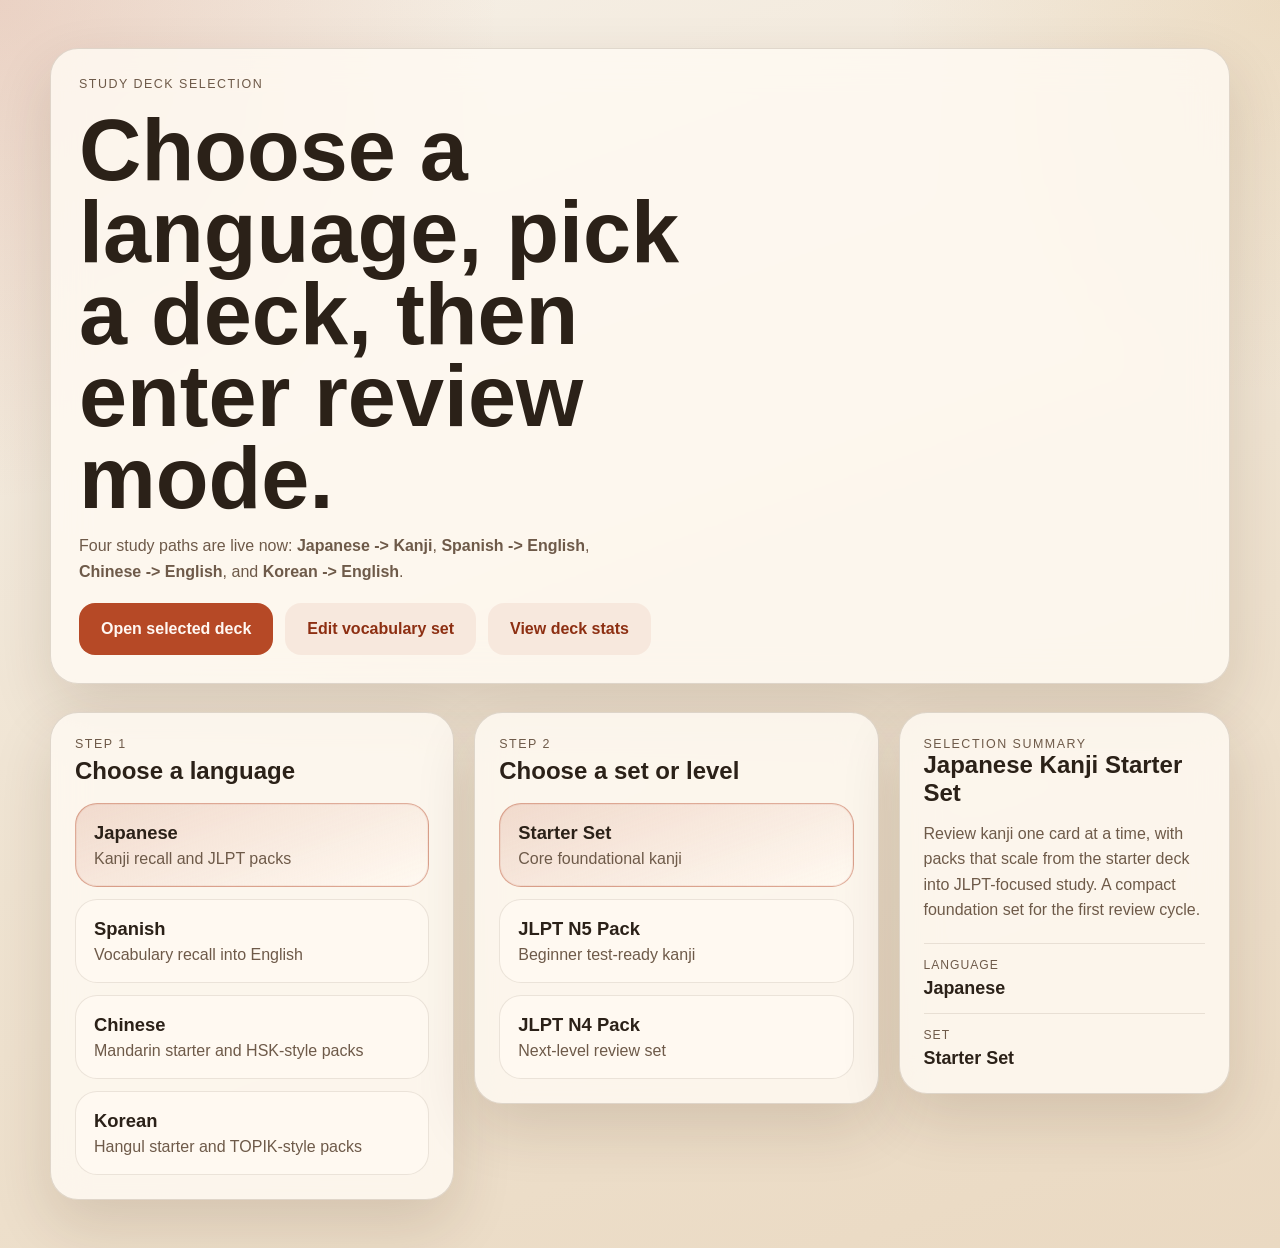
<file: index.html>
<!DOCTYPE html>
<html lang="en">
<head>
  <meta charset="UTF-8">
  <meta name="viewport" content="width=device-width, initial-scale=1.0">
  <title>Kanji Learning App</title>
  <link rel="stylesheet" href="styles.css">
</head>
<body data-page="selection">
  <main class="app-shell selection-shell">
    <section class="selection-hero">
      <p class="eyebrow">Study Deck Selection</p>
      <div class="selection-hero-copy">
        <h1>Choose a language, pick a deck, then enter review mode.</h1>
        <p>
          Four study paths are live now: <strong>Japanese -> Kanji</strong>,
          <strong>Spanish -> English</strong>, <strong>Chinese -> English</strong>,
          and <strong>Korean -> English</strong>.
        </p>
      </div>
      <div class="selection-action-row">
        <a id="start-selected-deck" class="primary-button launch-button" href="deck.html?language=japanese&amp;deck=kanji&amp;set=starter">
          Open selected deck
        </a>
        <a id="edit-selected-deck" class="ghost-button launch-button" href="editor.html?language=japanese&amp;deck=kanji&amp;set=starter">
          Edit vocabulary set
        </a>
        <a id="view-selected-stats" class="ghost-button launch-button" href="stats.html?language=japanese&amp;deck=kanji&amp;set=starter">
          View deck stats
        </a>
      </div>
    </section>

    <section class="selection-grid" aria-label="Deck setup">
      <article class="selection-panel">
        <div class="selection-panel-head">
          <p class="panel-label">Step 1</p>
          <h2>Choose a language</h2>
        </div>

        <div id="language-options" class="option-grid" role="radiogroup" aria-label="Language selection"></div>
      </article>

      <article class="selection-panel">
        <div class="selection-panel-head">
          <p class="panel-label">Step 2</p>
          <h2>Choose a set or level</h2>
        </div>

        <div id="deck-options" class="option-grid" role="radiogroup" aria-label="Set selection"></div>
      </article>

      <article class="selection-summary">
        <p class="panel-label">Selection summary</p>
        <h2 id="selection-title">Japanese Kanji Starter Set</h2>
        <p id="selection-description" class="selection-summary-copy">
          Review core kanji one card at a time, reveal the answer, and schedule the next appearance.
        </p>
        <dl class="selection-meta">
          <div>
            <dt>Language</dt>
            <dd id="summary-language">Japanese</dd>
          </div>
          <div>
            <dt>Set</dt>
            <dd id="summary-set">Starter Set</dd>
          </div>
        </dl>
      </article>
    </section>
  </main>

  <script src="app.js"></script>
</body>
</html>
</file>
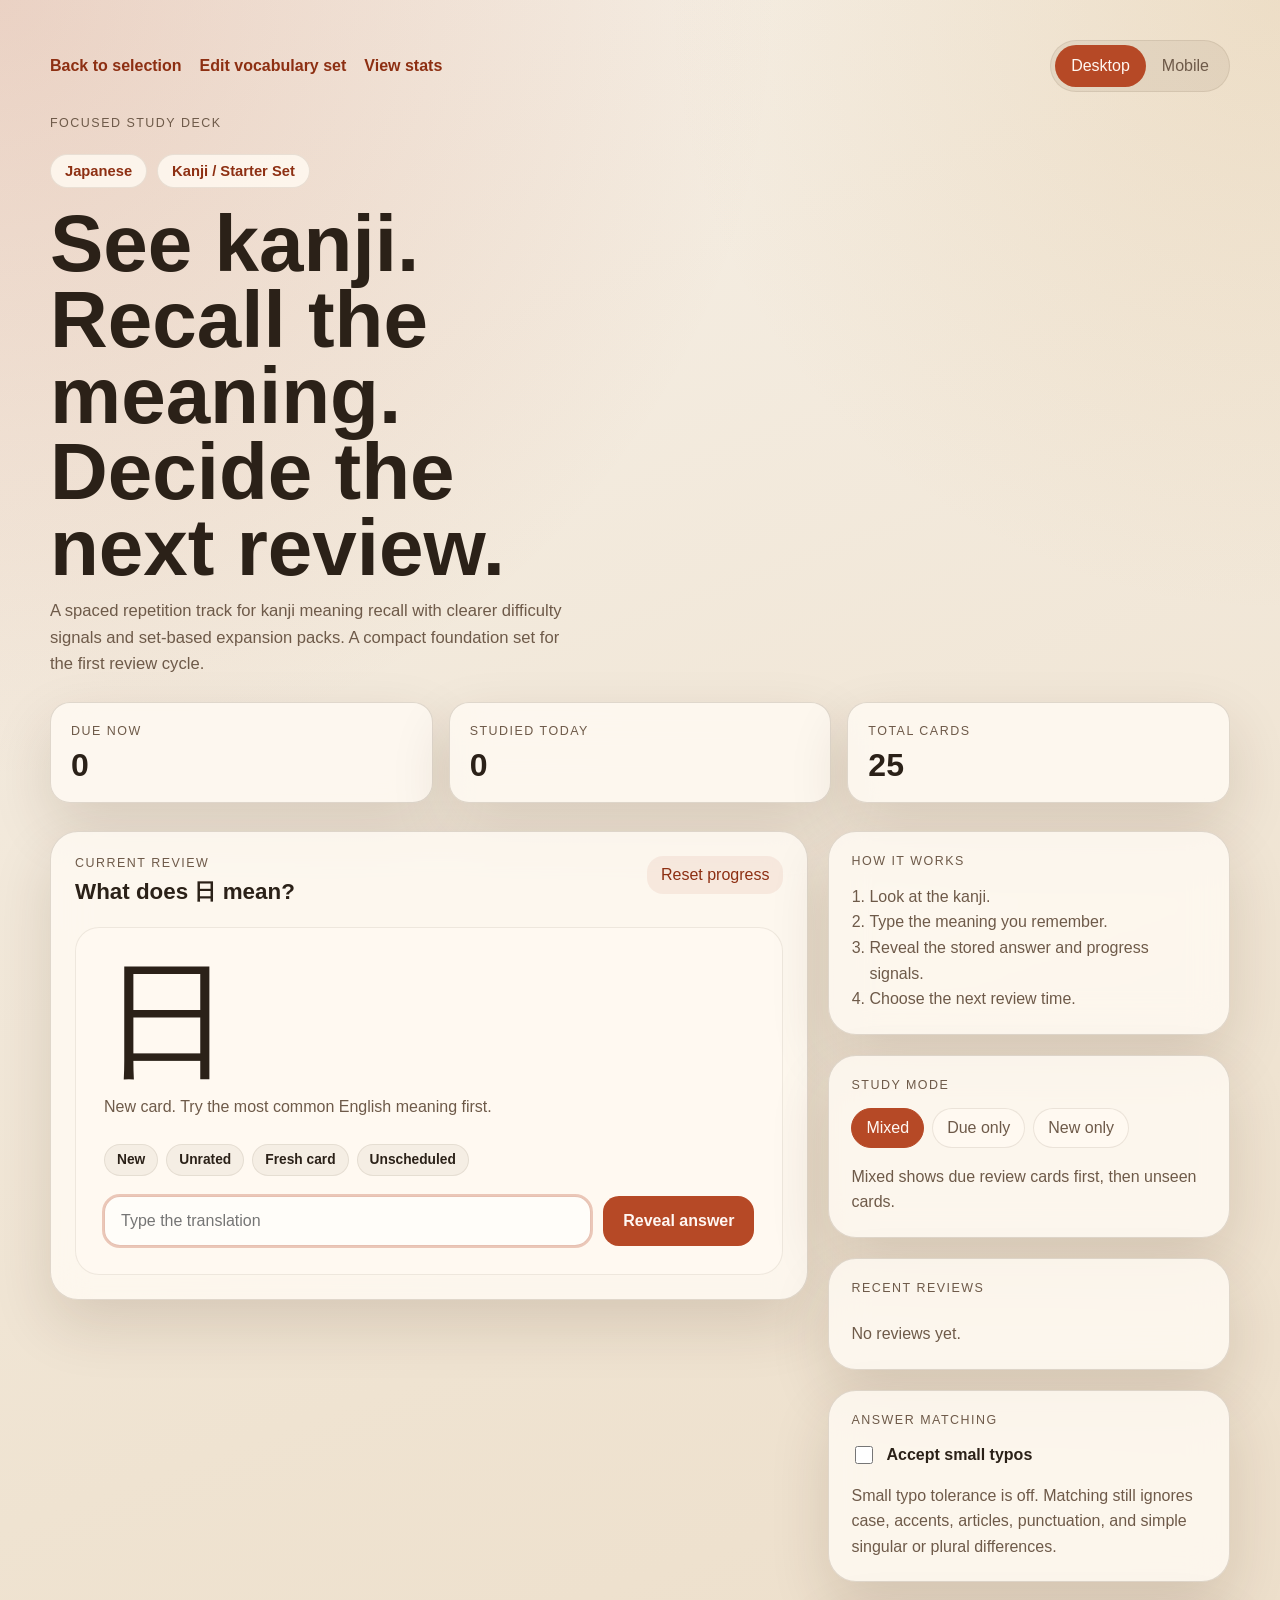
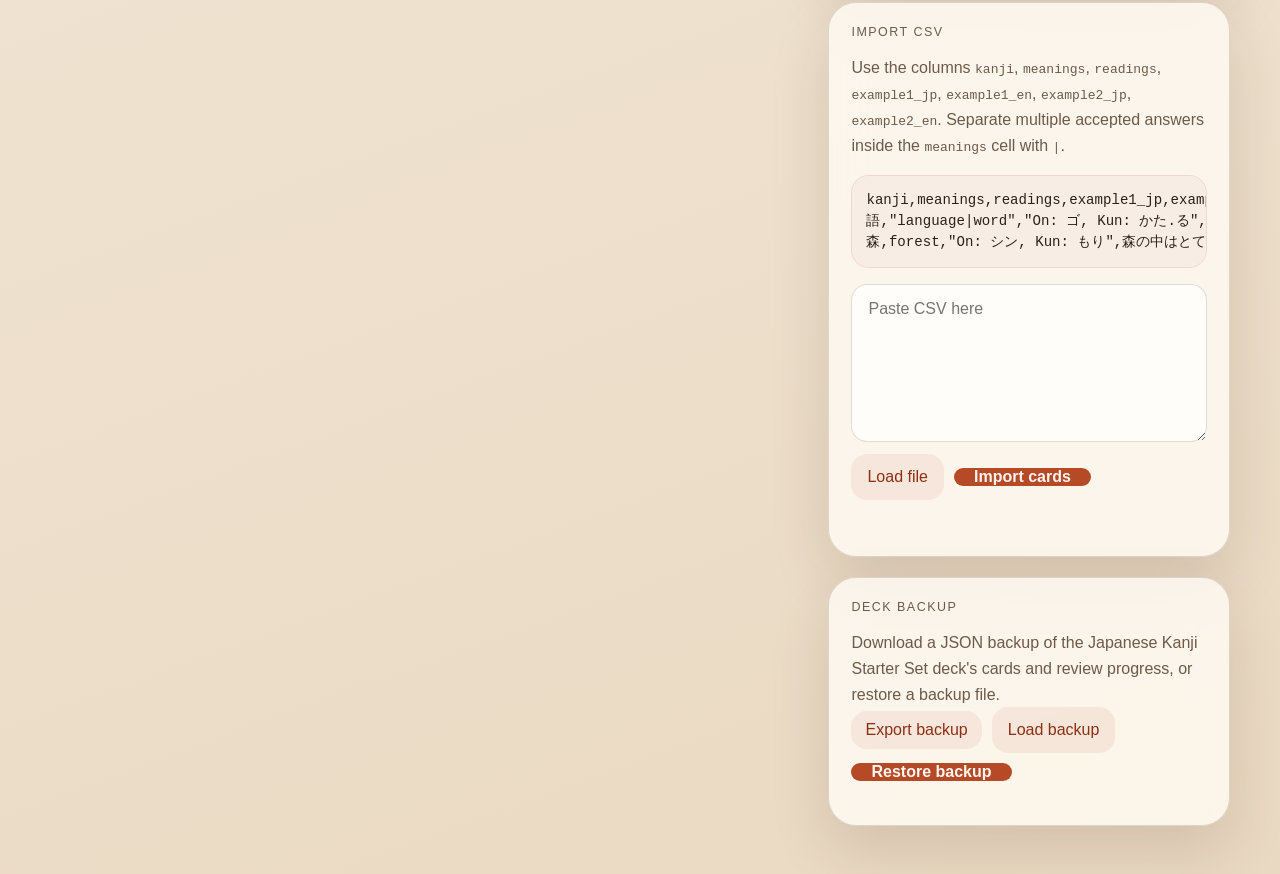
<file: deck.html>
<!DOCTYPE html>
<html lang="en">
<head>
  <meta charset="UTF-8">
  <meta name="viewport" content="width=device-width, initial-scale=1.0">
  <title>Kanji Learning App</title>
  <link rel="stylesheet" href="styles.css">
</head>
<body data-page="deck">
  <main class="app-shell">
    <section class="hero">
      <div class="hero-topbar">
        <div class="topbar-links">
          <a class="back-link" href="index.html">Back to selection</a>
          <a id="edit-deck-link" class="back-link" href="editor.html?language=japanese&amp;deck=kanji&amp;set=starter">Edit vocabulary set</a>
          <a id="stats-deck-link" class="back-link" href="stats.html?language=japanese&amp;deck=kanji&amp;set=starter">View stats</a>
        </div>
        <div class="hero-toolbar">
          <div class="layout-toggle" role="group" aria-label="Layout mode">
            <button id="desktop-layout-toggle" class="toggle-button is-active" type="button">Desktop</button>
            <button id="mobile-layout-toggle" class="toggle-button" type="button">Mobile</button>
          </div>
        </div>
      </div>
      <p class="eyebrow">Focused Study Deck</p>
      <div class="hero-copy">
        <div class="deck-badge-row">
          <span id="selected-language" class="deck-badge">Japanese</span>
          <span id="selected-deck-type" class="deck-badge">Kanji</span>
        </div>
        <h1 id="selected-deck-title">See kanji. Recall the meaning. Decide the next review.</h1>
        <p id="selected-deck-description">
          A lightweight spaced repetition app that keeps difficult kanji close
          and pushes easy ones further out.
        </p>
      </div>
      <div class="status-grid">
        <article class="status-card">
          <span class="status-label">Due now</span>
          <strong id="due-count">0</strong>
        </article>
        <article class="status-card">
          <span class="status-label">Studied today</span>
          <strong id="studied-today">0</strong>
        </article>
        <article class="status-card">
          <span class="status-label">Total cards</span>
          <strong id="total-count">0</strong>
        </article>
      </div>
    </section>

    <section class="workspace">
      <div class="card-panel">
        <div class="panel-head">
          <div>
            <p class="panel-label">Current review</p>
            <h2 id="card-prompt">Translation</h2>
          </div>
          <button id="reset-progress" class="ghost-button" type="button">Reset progress</button>
        </div>

        <div id="review-card" class="review-card">
          <p class="kanji-glyph" id="kanji-character">日</p>
          <p class="kanji-meta" id="kanji-hint">Think of the most common meaning first.</p>
          <div id="card-signal-row" class="card-signal-row" aria-live="polite"></div>

          <form id="answer-form" class="answer-form">
            <label id="answer-input-label" class="sr-only" for="answer-input">Type the translation</label>
            <input
              id="answer-input"
              name="answer"
              type="text"
              autocomplete="off"
              placeholder="Type the translation"
            >
            <button id="answer-submit" type="submit" class="primary-button">Reveal answer</button>
          </form>

          <div id="feedback-panel" class="feedback-panel hidden" aria-live="polite">
            <div class="feedback-copy">
              <p class="feedback-label">Correct answer</p>
              <h3 id="correct-answer">sun / day</h3>
              <p id="answer-evaluation" class="answer-evaluation"></p>
              <p id="reading-text" class="reading-text"></p>
            </div>

            <div id="card-progress-panel" class="card-progress-panel">
              <div class="progress-meter">
                <div class="progress-meter-track">
                  <span id="card-mastery-fill" class="progress-meter-fill"></span>
                </div>
                <p id="card-progress-summary" class="card-progress-summary"></p>
              </div>
              <div id="card-progress-stats" class="card-progress-stats"></div>
            </div>

            <div class="schedule-panel">
              <p class="feedback-label">When should this card return?</p>
              <div id="schedule-options" class="schedule-options"></div>
            </div>

            <div id="examples-panel" class="examples-panel hidden">
              <p class="feedback-label">Example sentences</p>
              <ul id="examples-list" class="examples-list"></ul>
            </div>

            <div id="answer-variants-panel" class="answer-variants-panel hidden">
              <p class="feedback-label">Also accepted</p>
              <p id="answer-variants-copy" class="answer-variants-copy"></p>
              <ul id="answer-variants-list" class="answer-variants-list hidden"></ul>
            </div>
          </div>
        </div>

        <div id="empty-state" class="empty-state hidden">
          <h3 id="empty-state-title">No cards are due right now.</h3>
          <p id="empty-state-copy">Come back later or reset progress to review the starter deck again.</p>
        </div>
      </div>

      <aside class="sidebar">
        <section class="sidebar-card">
          <p class="panel-label">How it works</p>
          <ol id="how-it-works-list" class="flow-list"></ol>
        </section>

        <section class="sidebar-card">
          <p class="panel-label">Study mode</p>
          <div class="mode-toggle" role="group" aria-label="Study mode">
            <button class="mode-button is-active" type="button" data-study-mode="mixed" aria-pressed="true">Mixed</button>
            <button class="mode-button" type="button" data-study-mode="due" aria-pressed="false">Due only</button>
            <button class="mode-button" type="button" data-study-mode="new" aria-pressed="false">New only</button>
          </div>
          <p id="study-mode-copy" class="sidebar-copy">
            Mixed shows due review cards first, then unseen cards.
          </p>
        </section>

        <section class="sidebar-card">
          <p class="panel-label">Recent reviews</p>
          <ul id="history-list" class="history-list"></ul>
        </section>

        <section class="sidebar-card">
          <p class="panel-label">Answer matching</p>
          <label class="setting-toggle" for="typo-tolerance-toggle">
            <input id="typo-tolerance-toggle" type="checkbox">
            <span>Accept small typos</span>
          </label>
          <p id="typo-tolerance-copy" class="sidebar-copy">
            When enabled, one small typo is accepted for longer answers without loosening short-answer checks too much.
          </p>
        </section>

        <section id="import-section" class="sidebar-card">
          <p class="panel-label">Import CSV</p>
          <p id="import-copy" class="sidebar-copy"></p>
          <pre id="csv-example" class="csv-example"></pre>
          <form id="import-form" class="import-form">
            <label class="sr-only" for="csv-input">Paste CSV data</label>
            <textarea
              id="csv-input"
              name="csv"
              rows="7"
              placeholder="Paste CSV here"
            ></textarea>
            <div class="import-actions">
              <label class="file-input">
                <span>Load file</span>
                <input id="csv-file" type="file" accept=".csv,text/csv">
              </label>
              <button type="submit" class="primary-button">Import cards</button>
            </div>
            <p id="import-feedback" class="import-feedback" aria-live="polite"></p>
          </form>
        </section>

        <section class="sidebar-card">
          <p class="panel-label">Deck backup</p>
          <p id="backup-copy" class="sidebar-copy">
            Download a JSON backup of this deck's cards and review progress, or restore a backup file.
          </p>
          <div class="import-actions">
            <button id="export-backup-button" class="ghost-button" type="button">Export backup</button>
            <label class="file-input">
              <span>Load backup</span>
              <input id="backup-file" type="file" accept=".json,application/json">
            </label>
            <button id="restore-backup-button" class="primary-button" type="button">Restore backup</button>
          </div>
          <p id="backup-feedback" class="import-feedback" aria-live="polite"></p>
        </section>
      </aside>
    </section>
  </main>

  <template id="schedule-option-template">
    <button class="schedule-button" type="button"></button>
  </template>

  <script src="app.js"></script>
</body>
</html>
</file>
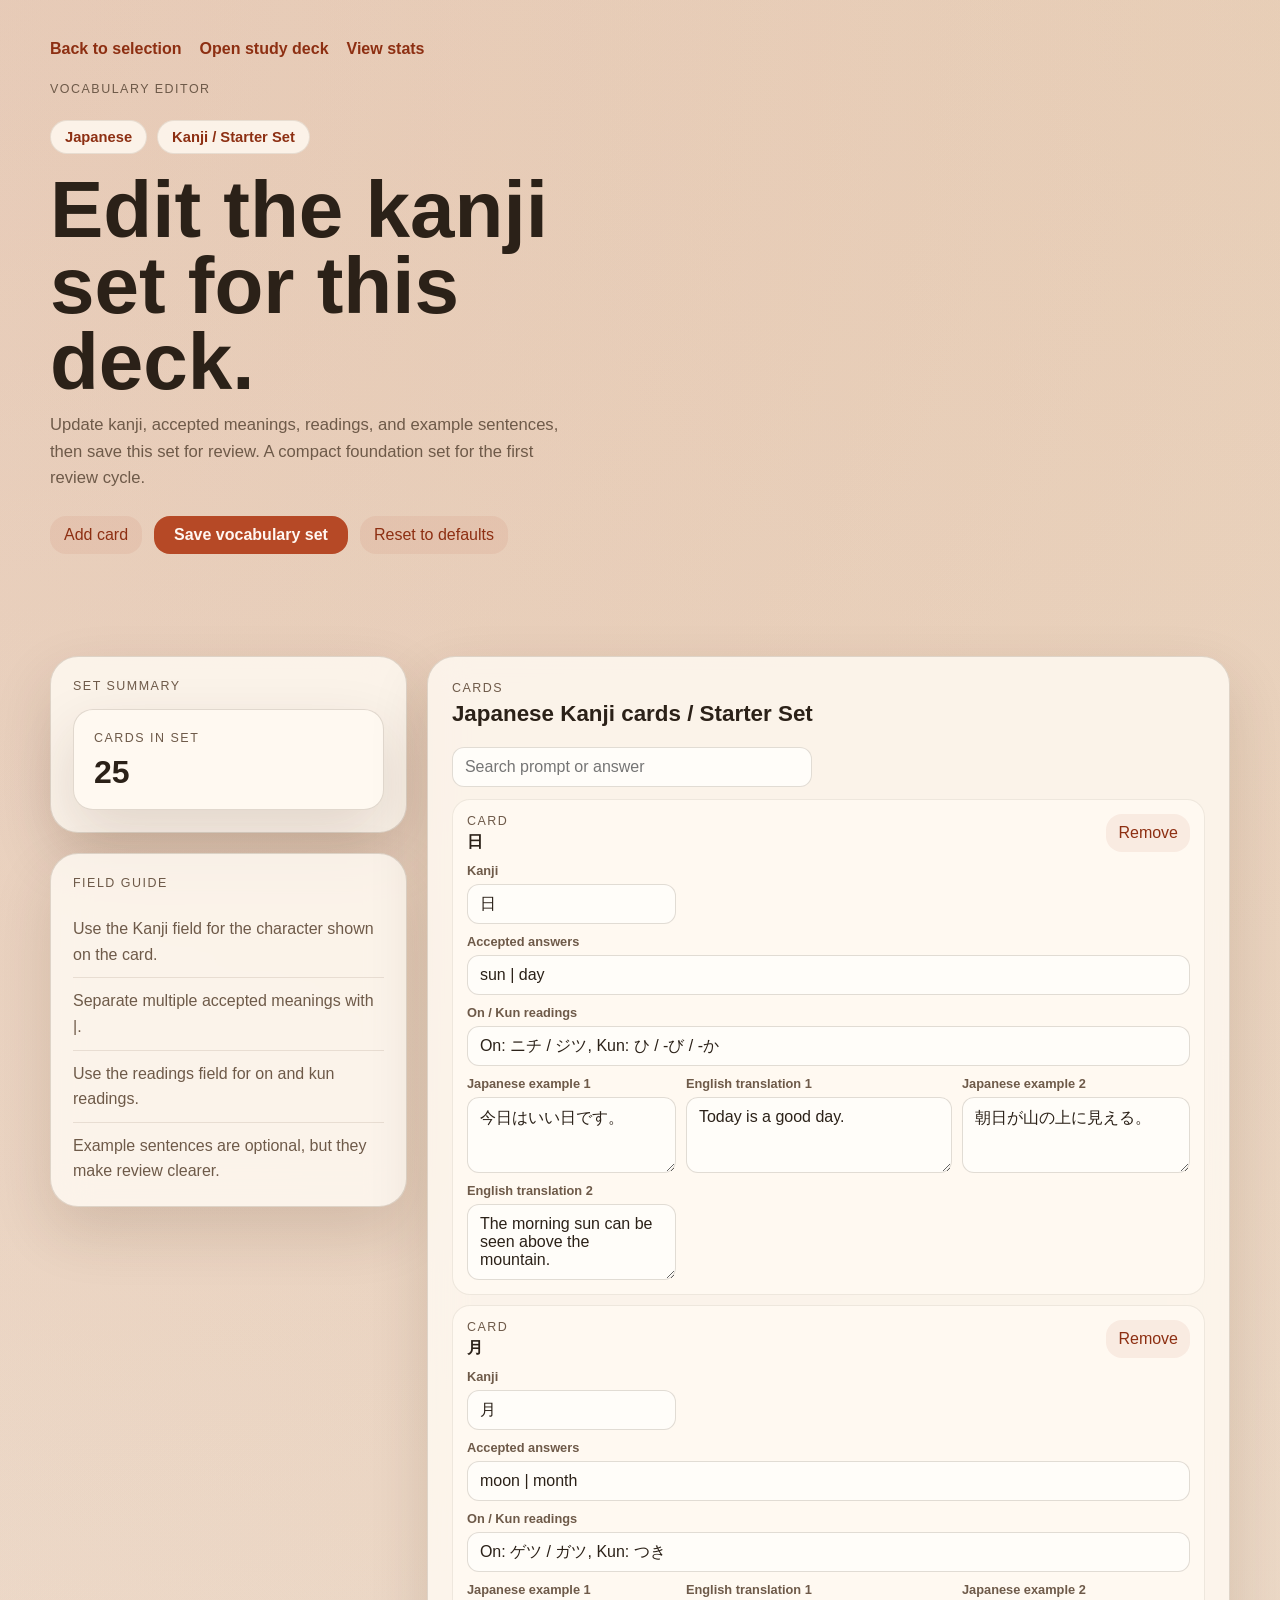
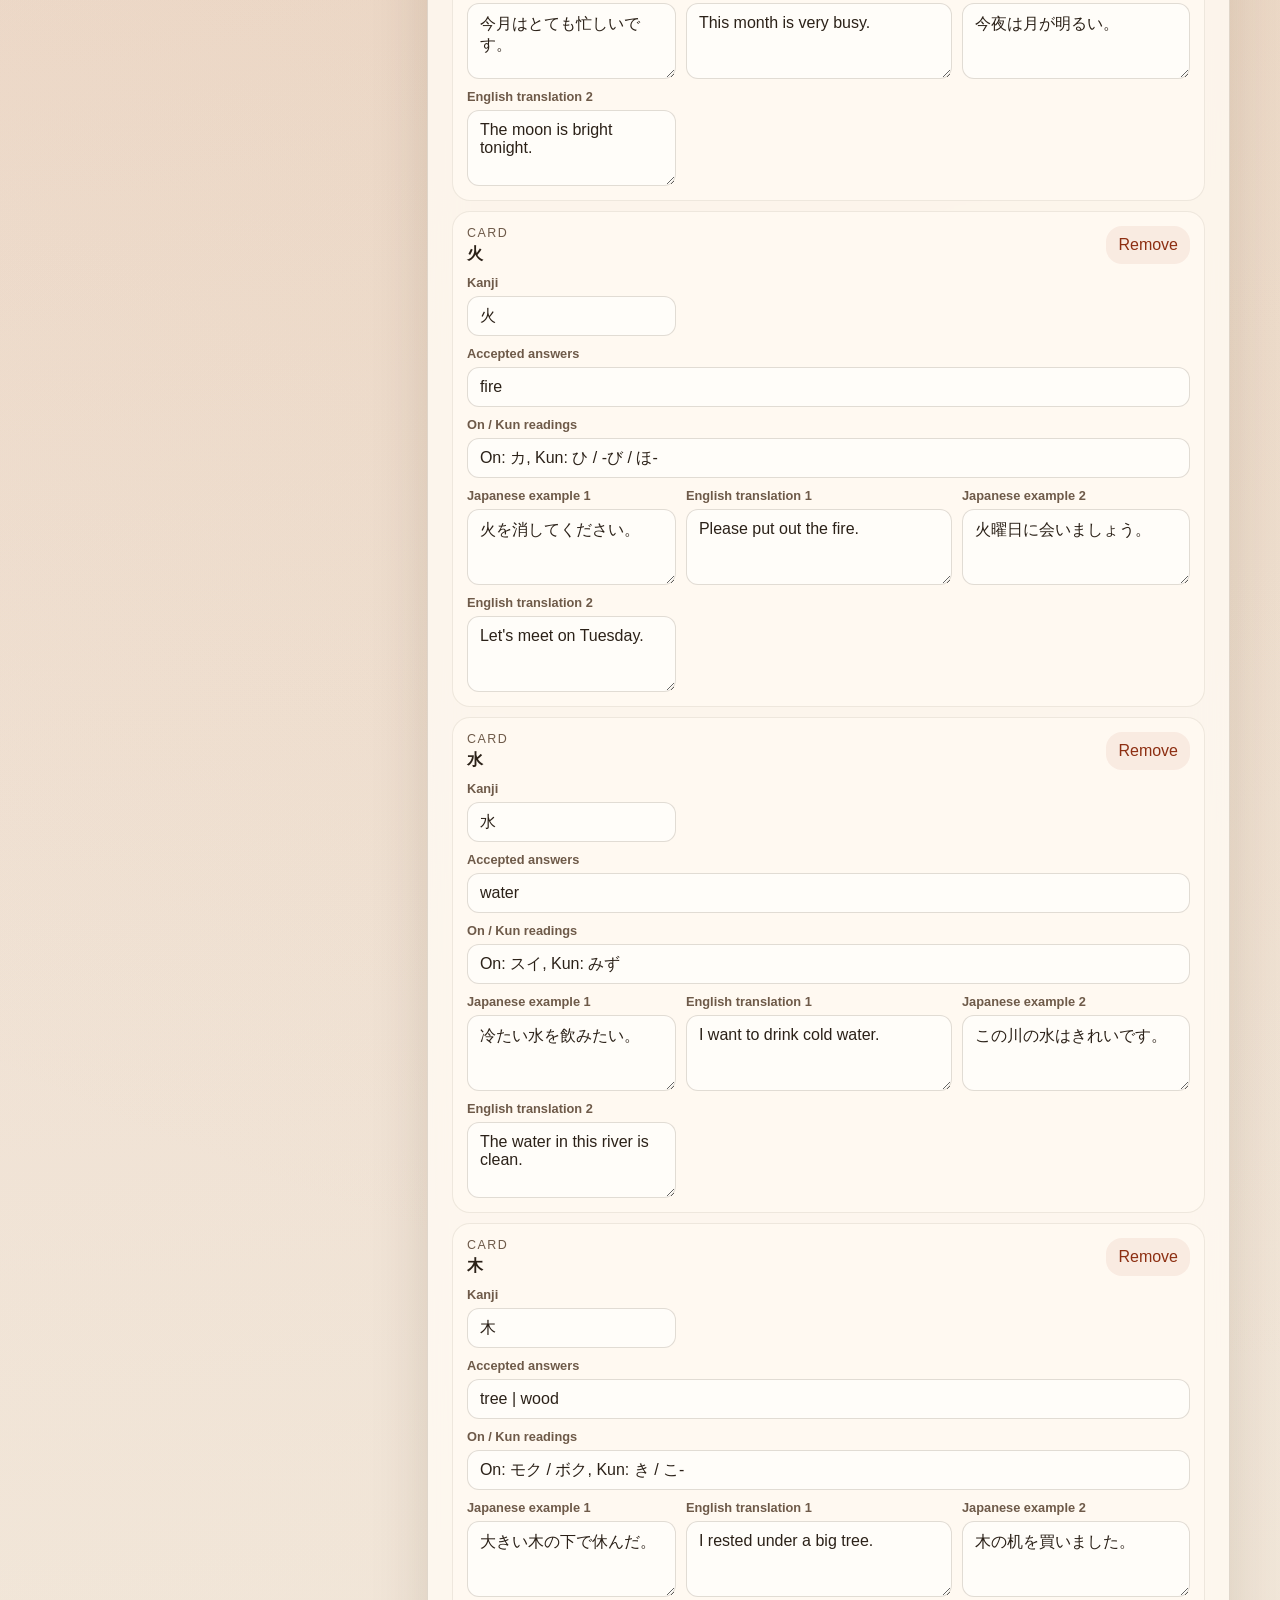
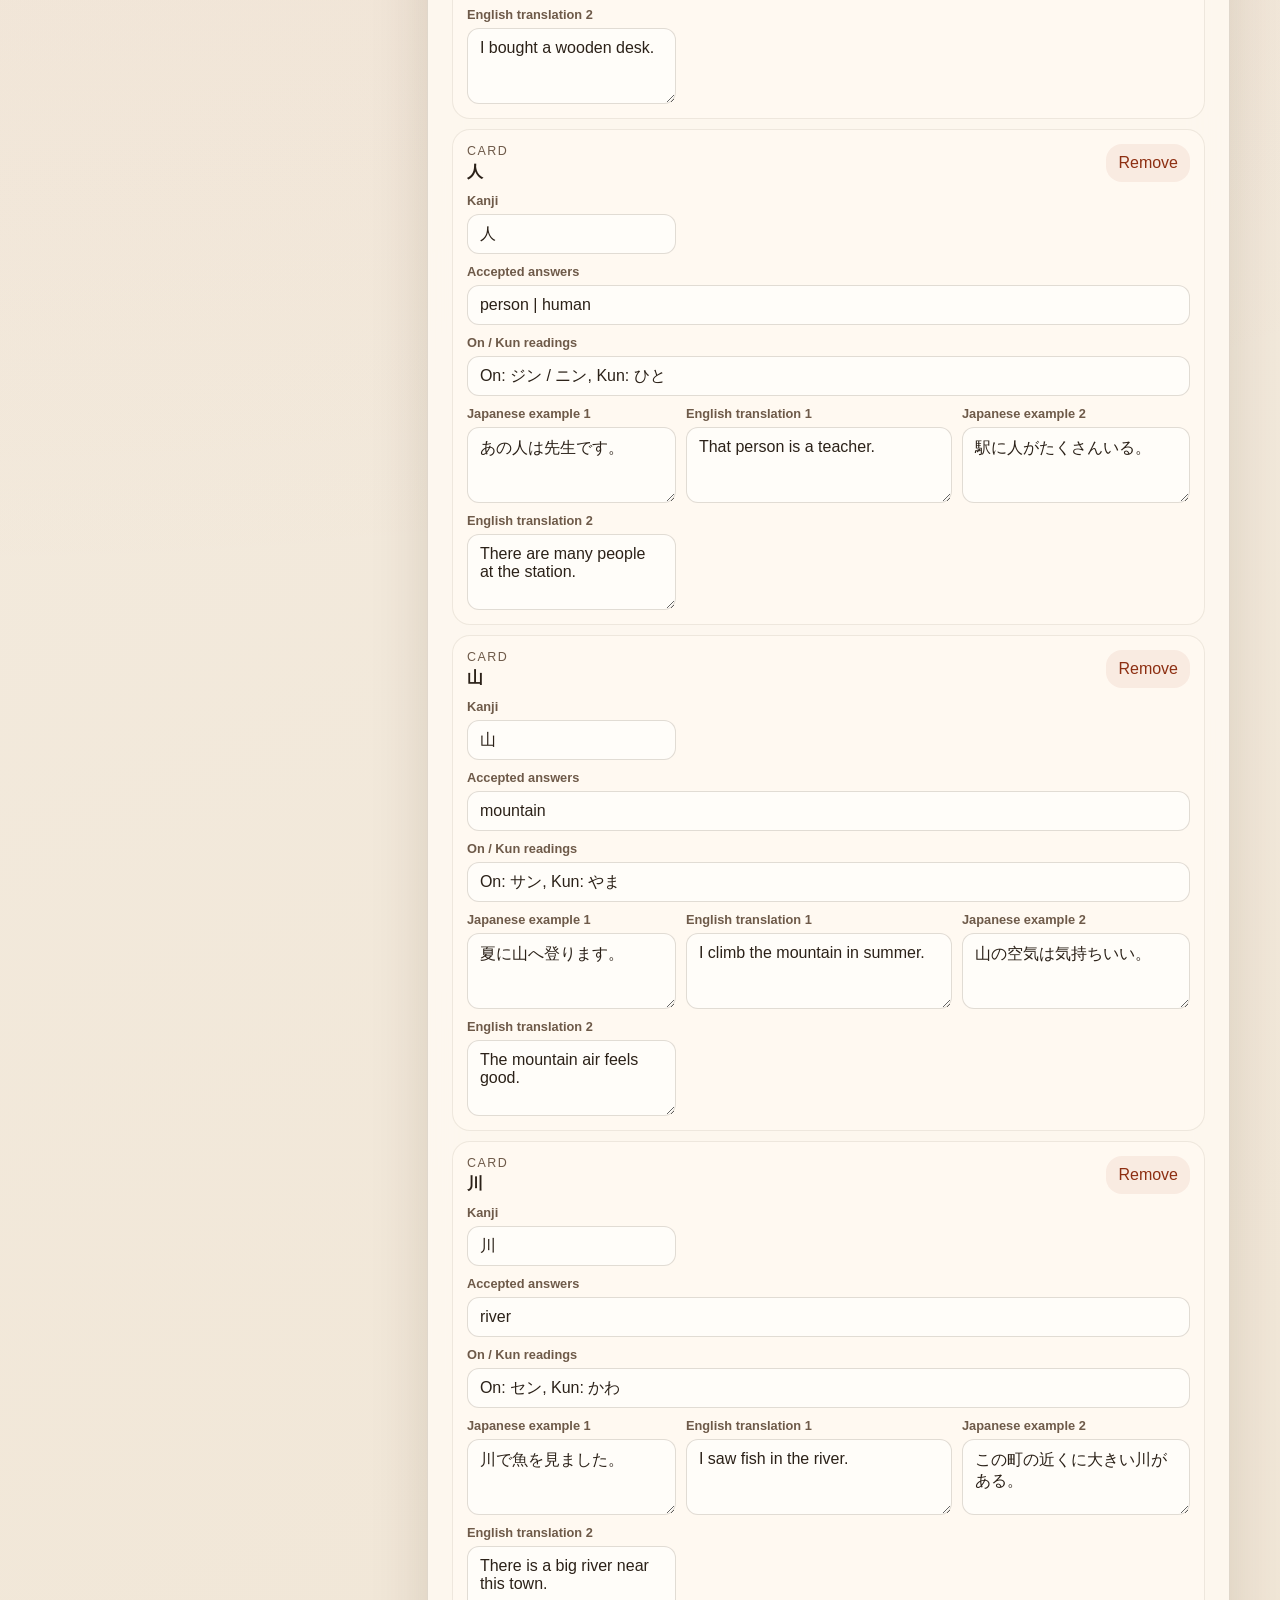
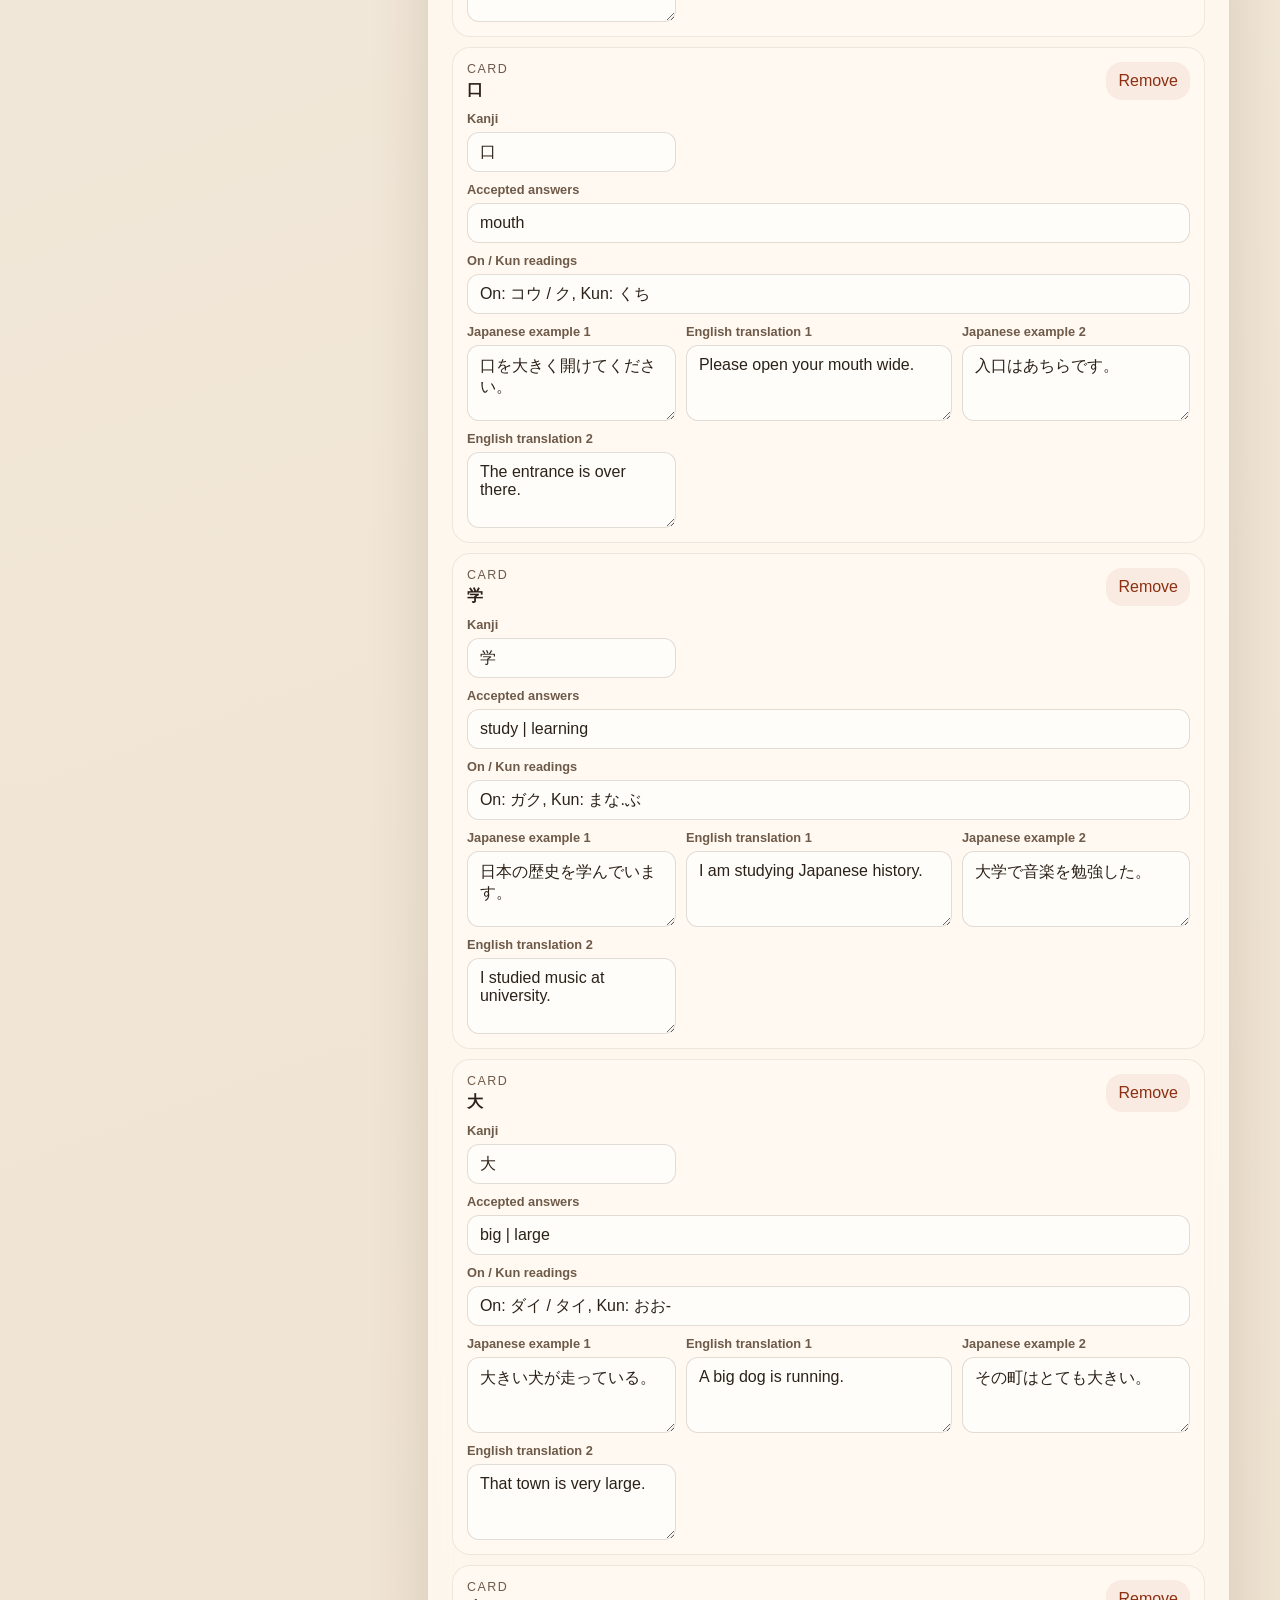
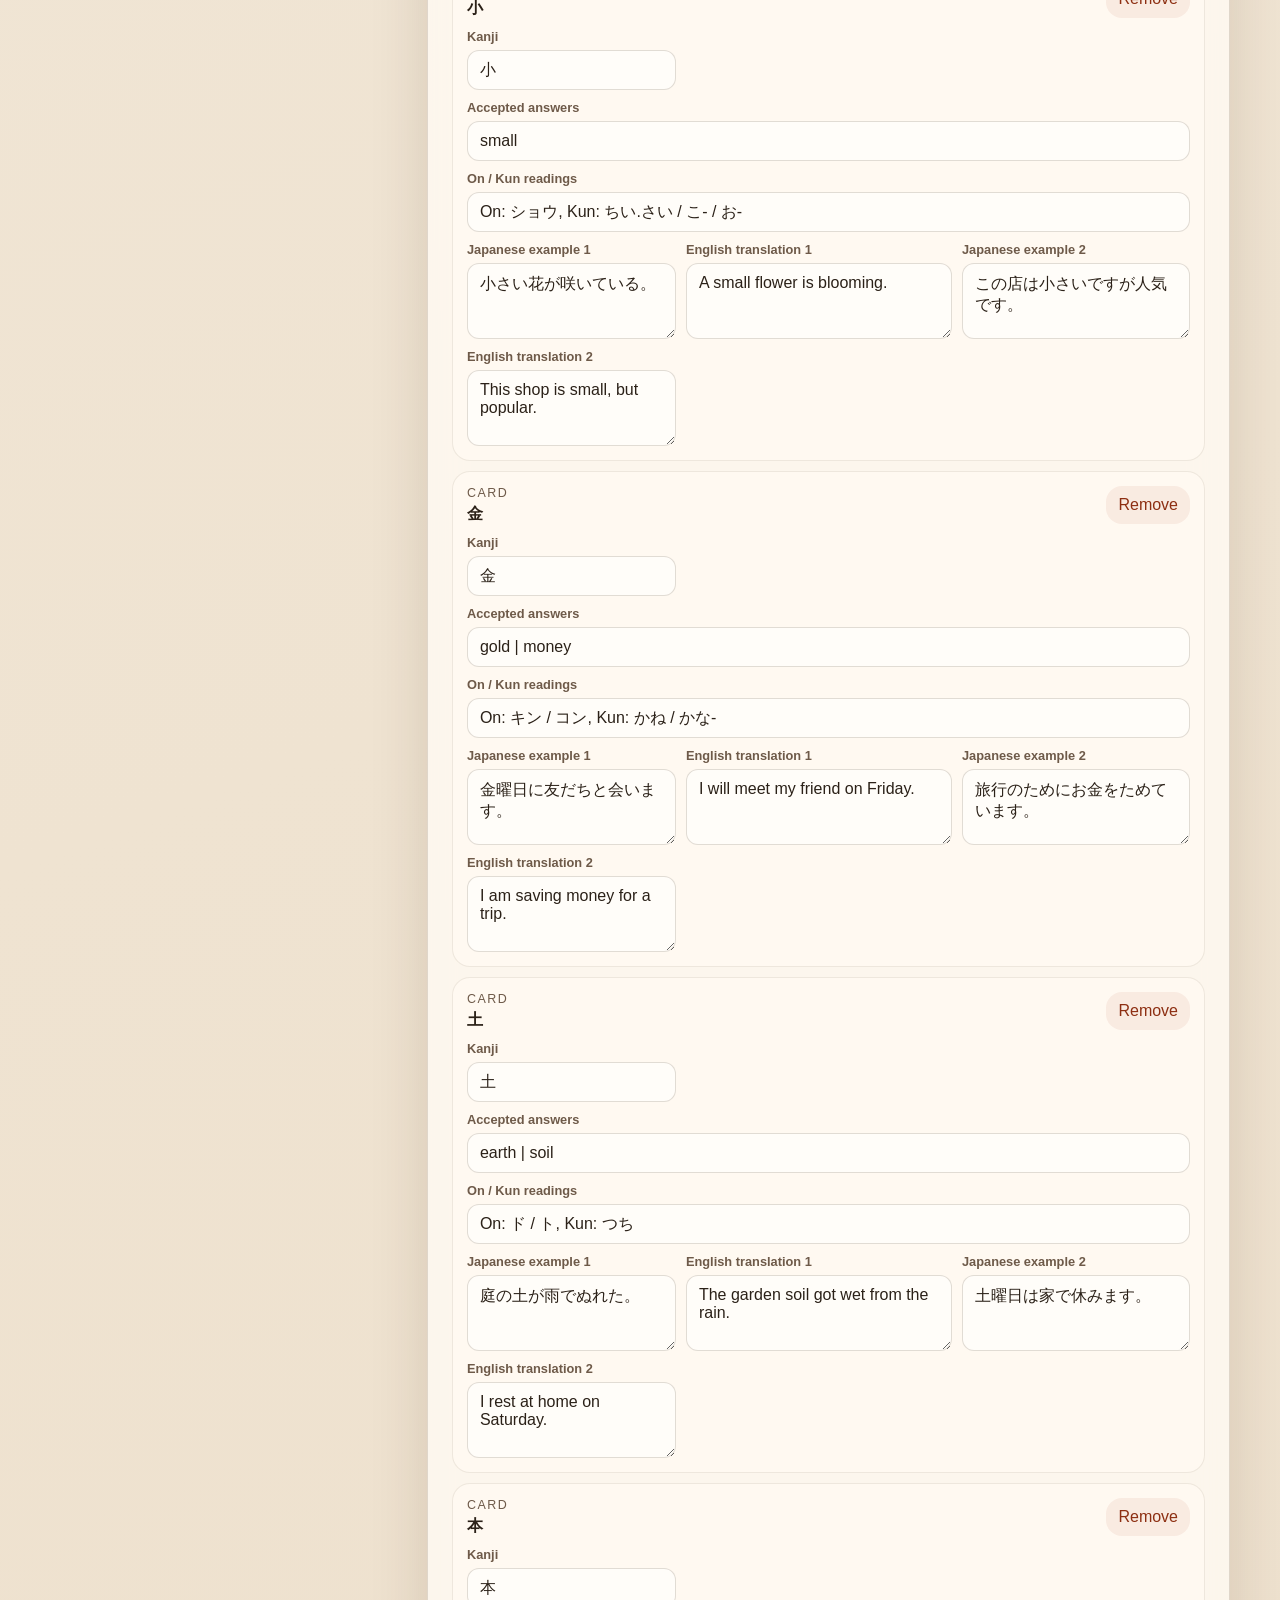
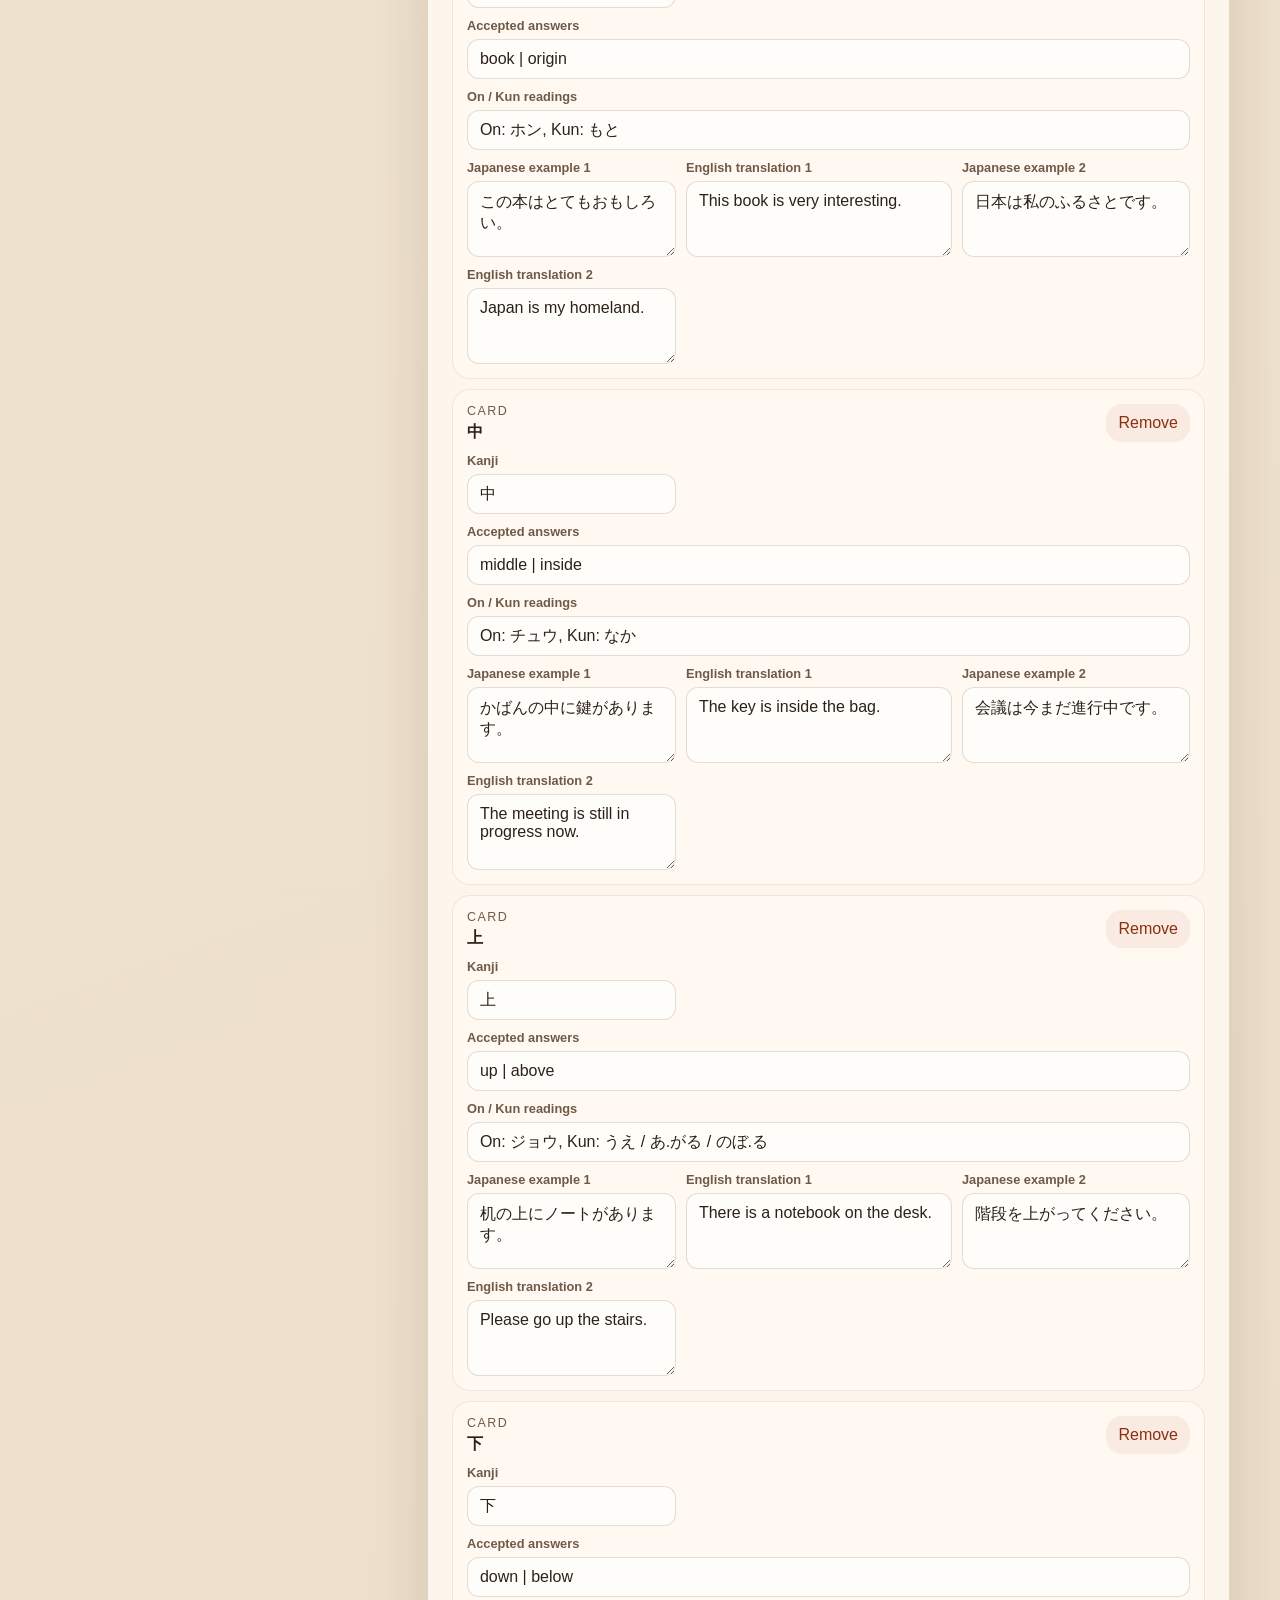
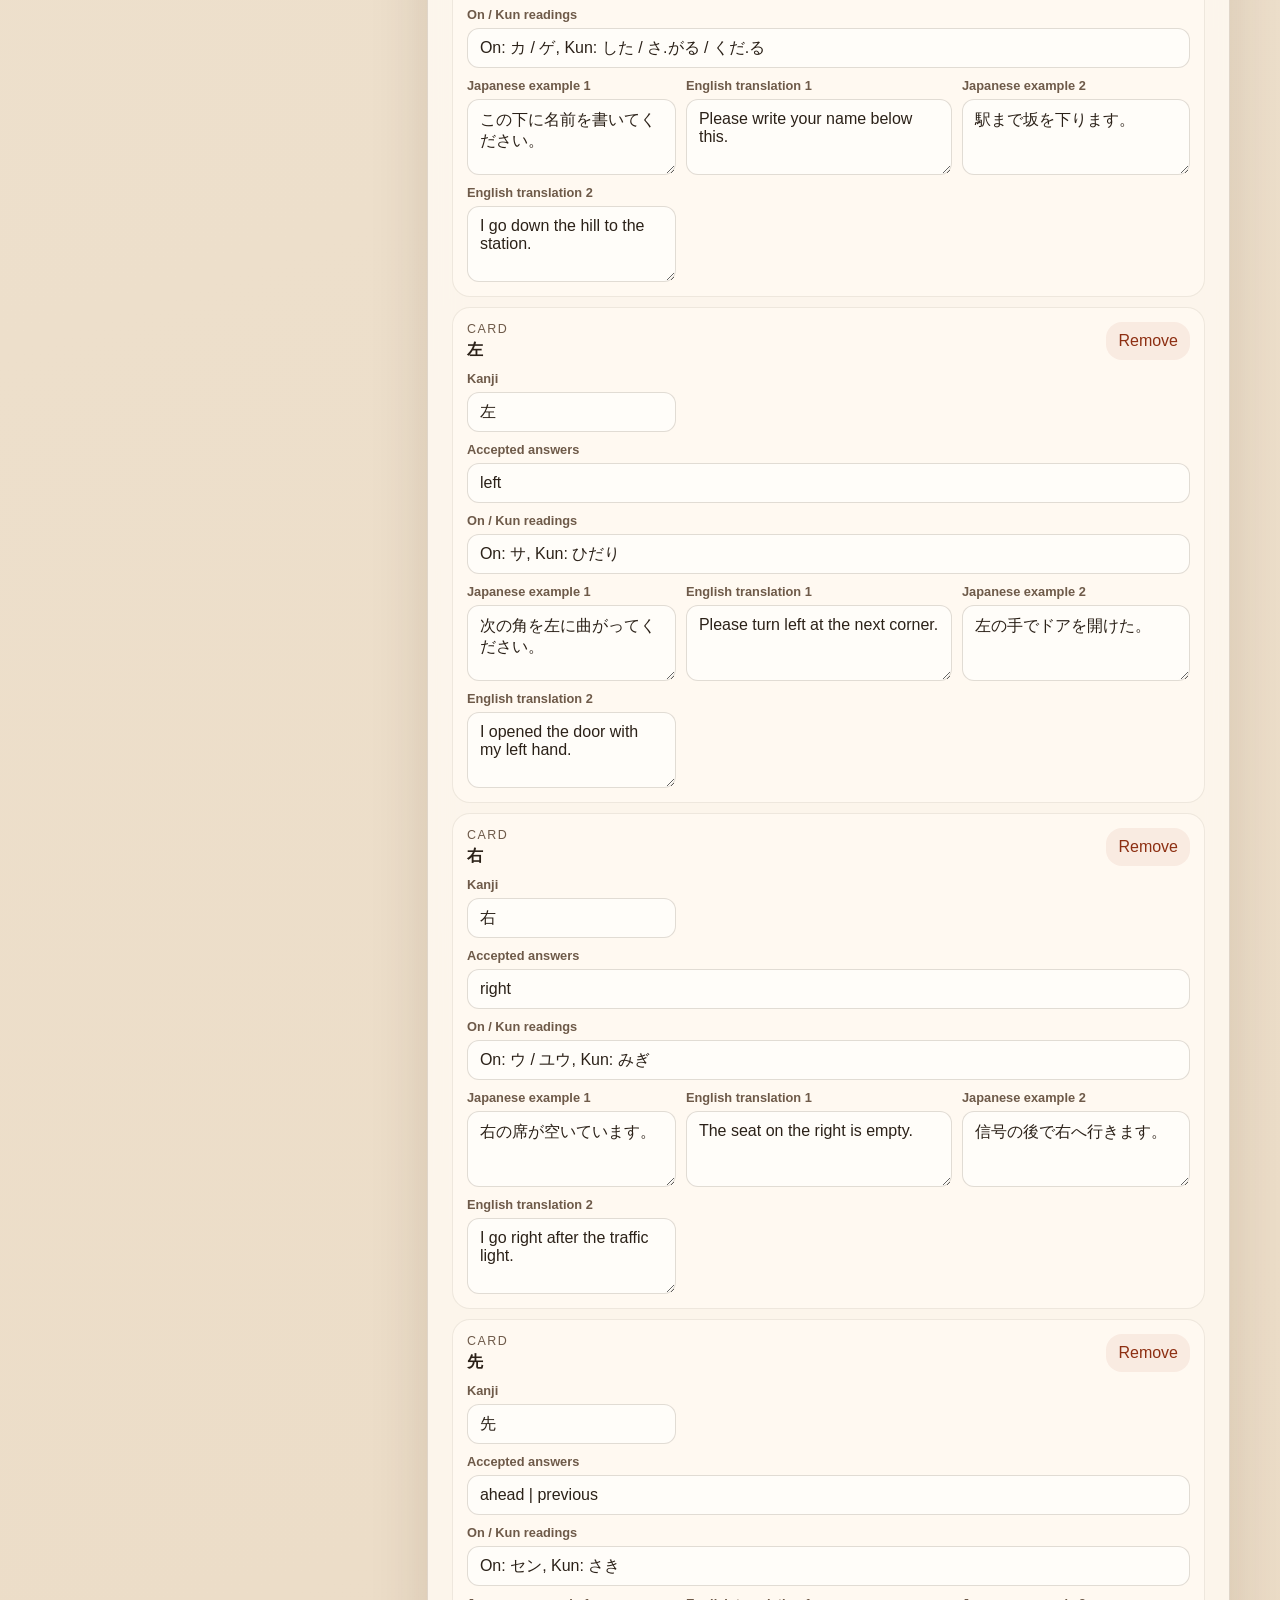
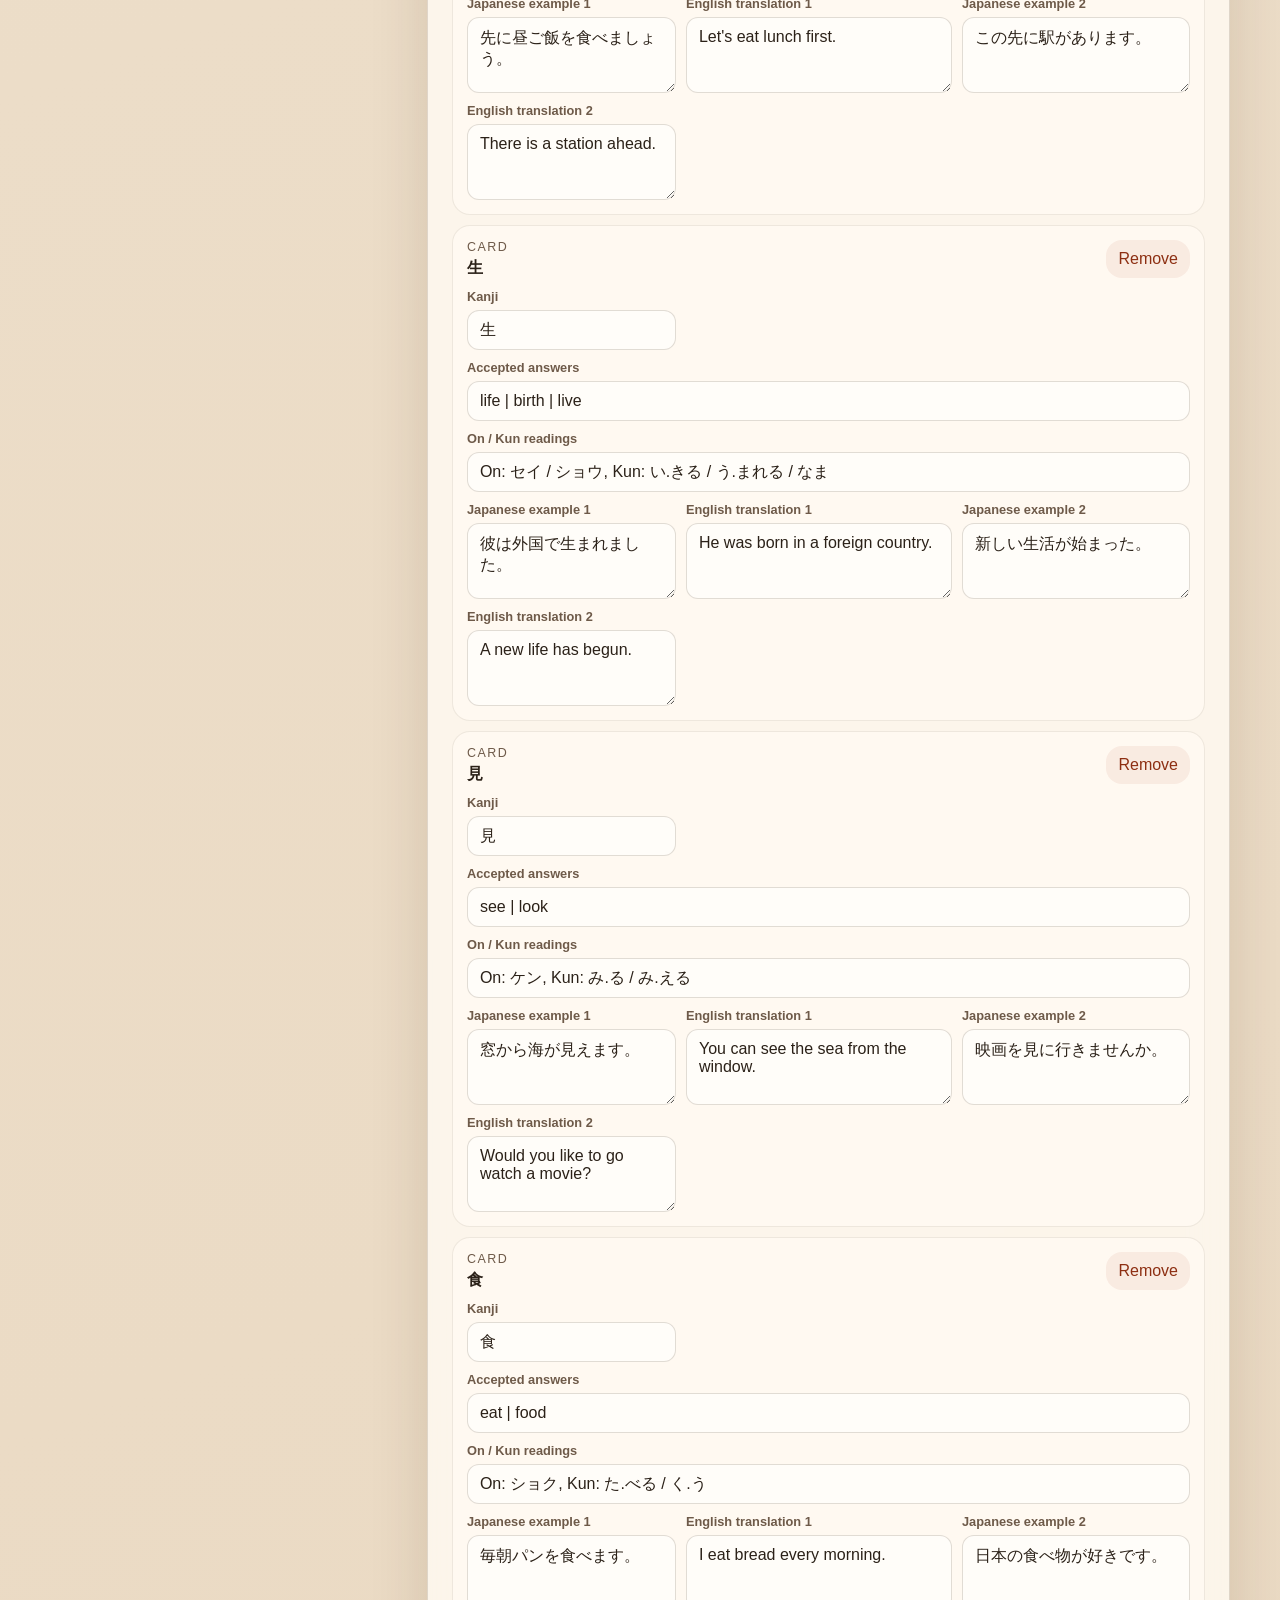
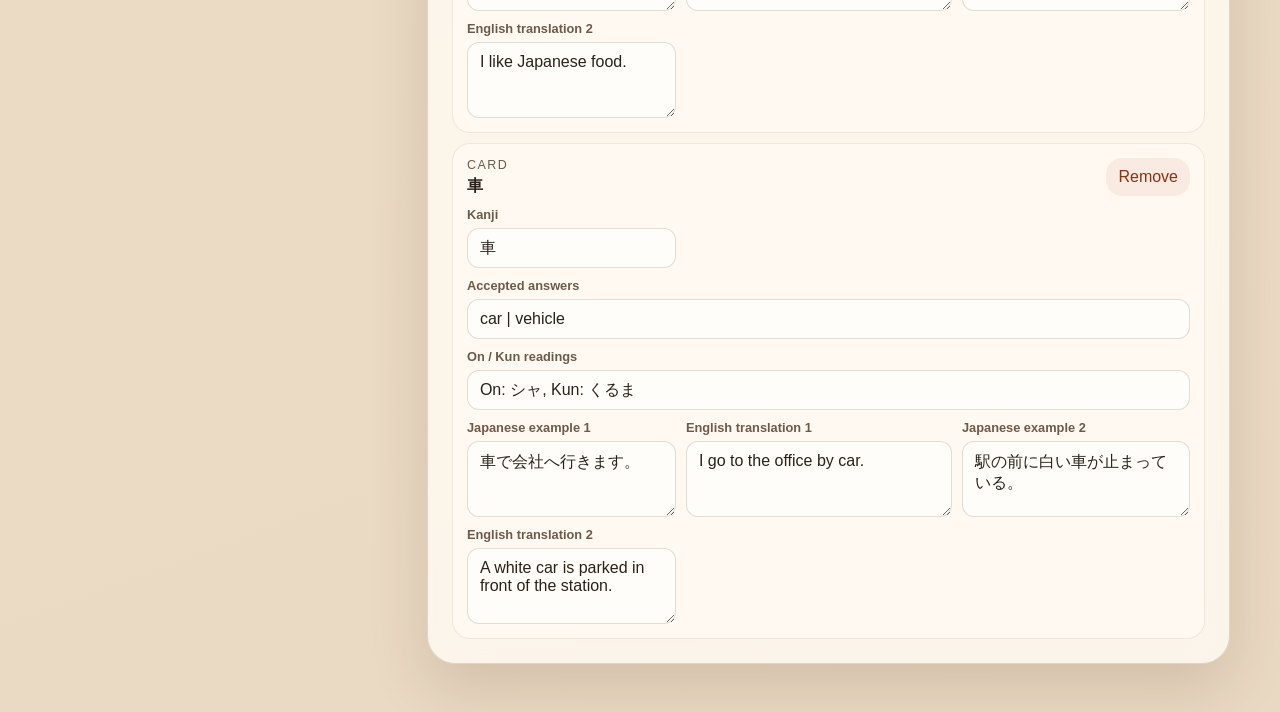
<file: editor.html>
<!DOCTYPE html>
<html lang="en">
<head>
  <meta charset="UTF-8">
  <meta name="viewport" content="width=device-width, initial-scale=1.0">
  <title>Kanji Learning App</title>
  <link rel="stylesheet" href="styles.css">
</head>
<body data-page="editor">
  <main class="app-shell editor-shell">
    <section class="hero">
      <div class="hero-topbar">
        <div class="topbar-links">
          <a class="back-link" href="index.html">Back to selection</a>
          <a id="open-deck-link" class="back-link" href="deck.html?language=japanese&amp;deck=kanji&amp;set=starter">Open study deck</a>
          <a id="editor-stats-link" class="back-link" href="stats.html?language=japanese&amp;deck=kanji&amp;set=starter">View stats</a>
        </div>
      </div>
      <p class="eyebrow">Vocabulary Editor</p>
      <div class="hero-copy">
        <div class="deck-badge-row">
          <span id="editor-language" class="deck-badge">Japanese</span>
          <span id="editor-deck-type" class="deck-badge">Kanji</span>
        </div>
        <h1 id="editor-title">Edit the vocabulary set for this deck.</h1>
        <p id="editor-description">
          Add, update, or remove cards, then save the set for this deck.
        </p>
      </div>
      <div class="editor-toolbar">
        <button id="add-card-button" class="ghost-button" type="button">Add card</button>
        <button id="save-deck-button" class="primary-button" type="button">Save vocabulary set</button>
        <button id="reset-deck-button" class="ghost-button" type="button">Reset to defaults</button>
      </div>
      <p id="editor-feedback" class="import-feedback" aria-live="polite"></p>
    </section>

    <section class="editor-layout">
      <aside class="sidebar">
        <section class="sidebar-card">
          <p class="panel-label">Set summary</p>
          <div class="editor-stats">
            <div class="status-card">
              <span class="status-label">Cards in set</span>
              <strong id="editor-card-count">0</strong>
            </div>
          </div>
        </section>

        <section class="sidebar-card">
          <p class="panel-label">Field guide</p>
          <ul id="editor-help-list" class="history-list"></ul>
        </section>
      </aside>

      <section class="card-panel editor-panel">
        <div class="panel-head">
          <div>
            <p class="panel-label">Cards</p>
            <h2 id="editor-panel-title">Editable vocabulary list</h2>
          </div>
        </div>

        <div class="editor-panel-toolbar">
          <label class="editor-search">
            <span class="sr-only">Search vocabulary cards</span>
            <input id="editor-search-input" class="editor-input" type="search" placeholder="Search prompt or answer">
          </label>
        </div>

        <div id="editor-empty-state" class="empty-state hidden">
          <h3 id="editor-empty-title">No cards in this set yet.</h3>
          <p id="editor-empty-copy">Add a card to start building the vocabulary set.</p>
        </div>

        <div id="editor-cards" class="editor-cards"></div>
      </section>
    </section>
  </main>

  <template id="editor-card-template">
    <article class="editor-card">
      <div class="editor-card-head">
        <div>
          <p class="panel-label">Card</p>
          <h3 class="editor-card-title">New card</h3>
        </div>
        <button class="ghost-button editor-remove-button" type="button">Remove</button>
      </div>

      <div class="editor-form-grid">
        <label class="editor-field">
          <span class="editor-field-label" data-editor-label="front">Prompt</span>
          <input class="editor-input" data-editor-field="front" type="text" autocomplete="off">
        </label>

        <label class="editor-field editor-field-wide">
          <span class="editor-field-label">Accepted answers</span>
          <input class="editor-input" data-editor-field="meanings" type="text" autocomplete="off" placeholder="answer one | answer two">
        </label>

        <label class="editor-field editor-field-wide" data-editor-readings-field>
          <span class="editor-field-label" data-editor-label="readings">Readings / notes</span>
          <input class="editor-input" data-editor-field="readings" type="text" autocomplete="off">
        </label>

        <label class="editor-field">
          <span class="editor-field-label" data-editor-label="example1-jp">Example 1</span>
          <textarea class="editor-input editor-textarea" data-editor-field="example1-jp" rows="3"></textarea>
        </label>

        <label class="editor-field">
          <span class="editor-field-label" data-editor-label="example1-en">Translation 1</span>
          <textarea class="editor-input editor-textarea" data-editor-field="example1-en" rows="3"></textarea>
        </label>

        <label class="editor-field">
          <span class="editor-field-label" data-editor-label="example2-jp">Example 2</span>
          <textarea class="editor-input editor-textarea" data-editor-field="example2-jp" rows="3"></textarea>
        </label>

        <label class="editor-field">
          <span class="editor-field-label" data-editor-label="example2-en">Translation 2</span>
          <textarea class="editor-input editor-textarea" data-editor-field="example2-en" rows="3"></textarea>
        </label>
      </div>
    </article>
  </template>

  <script src="app.js"></script>
</body>
</html>
</file>
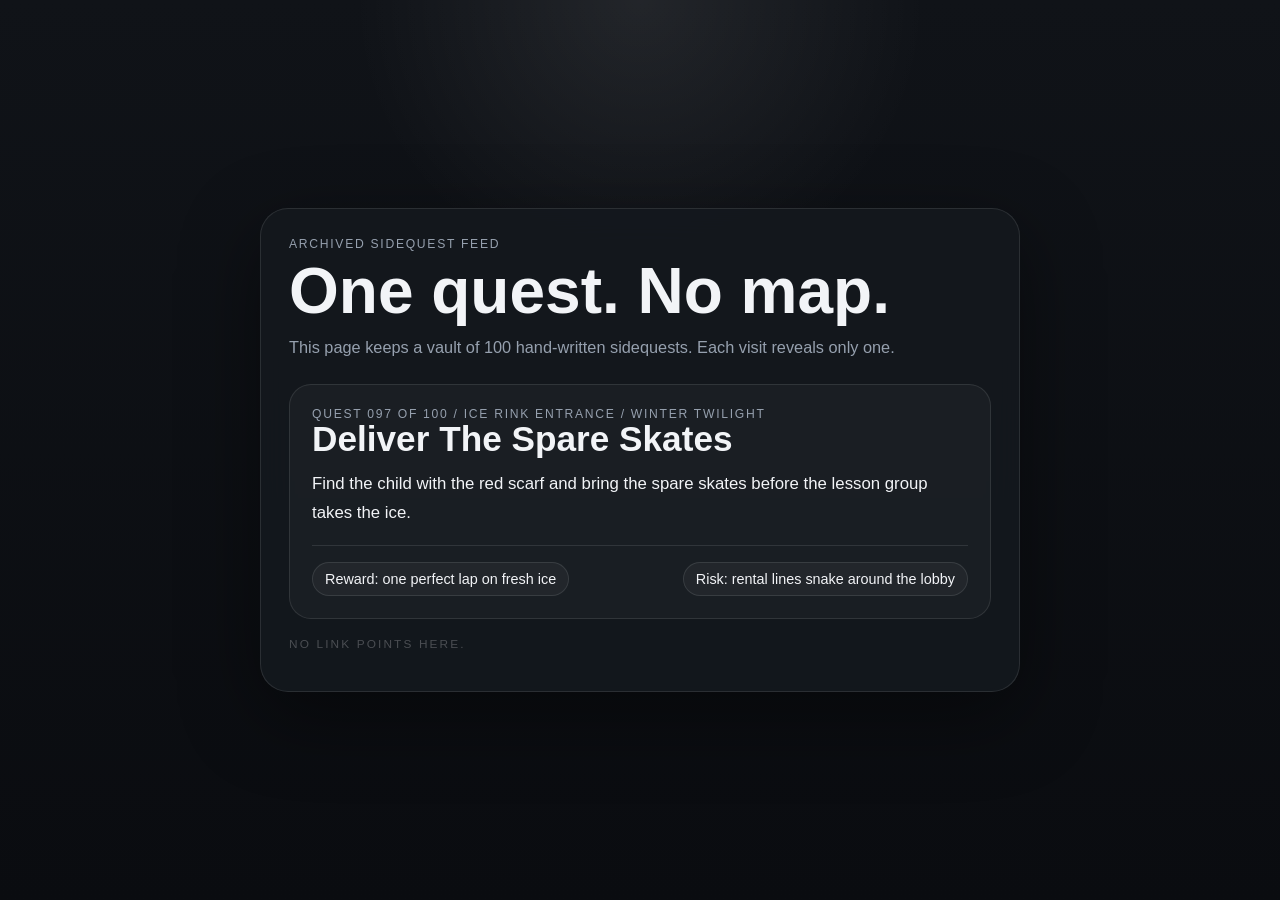
<file: sidequest.html>
<!DOCTYPE html>
<html lang="en">
<head>
  <meta charset="UTF-8">
  <meta name="viewport" content="width=device-width, initial-scale=1.0">
  <meta name="robots" content="noindex, nofollow">
  <title>sidequest</title>
  <style>
    :root {
      color-scheme: dark;
      --bg: #0f1115;
      --panel: rgba(20, 24, 30, 0.92);
      --border: rgba(255, 255, 255, 0.1);
      --text: #f2f4f7;
      --muted: #96a0ae;
      --accent: #ffffff;
    }

    * {
      box-sizing: border-box;
    }

    html,
    body {
      margin: 0;
      min-height: 100%;
      background:
        radial-gradient(circle at top, rgba(255, 255, 255, 0.08), transparent 26%),
        linear-gradient(180deg, #101318 0%, #0a0c10 100%);
      color: var(--text);
      font-family: "Aptos", "Segoe UI", sans-serif;
    }

    body {
      min-height: 100vh;
      display: grid;
      place-items: center;
      padding: 24px;
    }

    .quest-panel {
      width: min(760px, 100%);
      padding: 28px;
      border: 1px solid var(--border);
      border-radius: 28px;
      background: var(--panel);
      backdrop-filter: blur(18px);
      box-shadow: 0 24px 80px rgba(0, 0, 0, 0.42);
    }

    .eyebrow,
    .quest-meta {
      margin: 0;
      color: var(--muted);
      text-transform: uppercase;
      letter-spacing: 0.14em;
      font-size: 0.76rem;
    }

    h1 {
      margin: 10px 0 12px;
      font-size: clamp(2.1rem, 7vw, 4rem);
      line-height: 0.95;
    }

    .quest-summary,
    .quest-instructions {
      margin: 0;
      color: var(--muted);
      line-height: 1.6;
      font-size: 1.02rem;
    }

    .quest-card {
      margin-top: 24px;
      padding: 22px;
      border-radius: 22px;
      border: 1px solid var(--border);
      background: rgba(255, 255, 255, 0.03);
    }

    .quest-title {
      margin: 0 0 12px;
      font-size: clamp(1.5rem, 4vw, 2.2rem);
      line-height: 1.05;
    }

    .quest-line {
      margin: 0;
      font-size: 1.05rem;
      line-height: 1.7;
    }

    .quest-line strong {
      color: var(--accent);
    }

    .quest-footer {
      display: flex;
      justify-content: space-between;
      gap: 12px;
      flex-wrap: wrap;
      margin-top: 18px;
      padding-top: 16px;
      border-top: 1px solid var(--border);
    }

    .quest-chip {
      display: inline-flex;
      align-items: center;
      min-height: 34px;
      padding: 0 12px;
      border-radius: 999px;
      border: 1px solid var(--border);
      color: var(--text);
      background: rgba(255, 255, 255, 0.04);
      font-size: 0.9rem;
    }

    .quest-note {
      margin-top: 18px;
      color: rgba(255, 255, 255, 0.24);
      font-size: 0.74rem;
      letter-spacing: 0.18em;
      text-transform: uppercase;
    }

    @media (max-width: 640px) {
      body {
        padding: 14px;
      }

      .quest-panel {
        padding: 20px;
        border-radius: 22px;
      }

      .quest-card {
        padding: 18px;
        border-radius: 18px;
      }
    }
  </style>
</head>
<body>
  <main class="quest-panel">
    <p class="eyebrow">Archived Sidequest Feed</p>
    <h1>One quest. No map.</h1>
    <p class="quest-summary">
      This page keeps a vault of 100 hand-written sidequests. Each visit reveals only one.
    </p>

    <section class="quest-card" aria-live="polite">
      <p id="quest-meta" class="quest-meta"></p>
      <h2 id="quest-title" class="quest-title"></h2>
      <p id="quest-line" class="quest-line"></p>
      <div class="quest-footer">
        <span id="quest-reward" class="quest-chip"></span>
        <span id="quest-risk" class="quest-chip"></span>
      </div>
    </section>

    <p class="quest-note">No link points here.</p>
  </main>

  <script>
    const archive = [
      { id: "001", title: "Return The Library Key", meta: "Old Town Library / before opening", line: "Slip the brass key back into the history return box before the head librarian notices it is missing.", reward: "Reward: a stamped note of gratitude", risk: "Risk: the security gate opens in eight minutes" },
      { id: "002", title: "Wake The Rooftop Garden", meta: "Apartment Block C / sunrise", line: "Water every planter on the east roof before the first resident comes up for coffee.", reward: "Reward: a packet of rare basil seeds", risk: "Risk: one cracked pipe floods the corner tiles" },
      { id: "003", title: "Carry Soup Across The Alley", meta: "Market District / lunch rush", line: "Bring a still-hot pot of soup from stall 12 to the tailor two doors down without spilling a drop.", reward: "Reward: free lunch from the cook", risk: "Risk: the alley is packed with couriers" },
      { id: "004", title: "Find The Missing Bell Clapper", meta: "Harbor Chapel / high noon", line: "Search the bell tower and recover the missing clapper so the noon ring can sound on time.", reward: "Reward: a quiet seat in the tower", risk: "Risk: loose steps on the upper ladder" },
      { id: "005", title: "Photograph The Empty Platform", meta: "North Station / last train", line: "Take one clear photo of platform 4 at the exact moment the departure board flickers blank.", reward: "Reward: a clean print for your wall", risk: "Risk: station guards dislike lingering after midnight" },
      { id: "006", title: "Deliver Fresh Chalk", meta: "Riverside School / dawn", line: "Get a box of white chalk to classroom 2B before the teacher arrives from the ferry.", reward: "Reward: a note excusing one small mistake", risk: "Risk: the front gate remains locked until seven" },
      { id: "007", title: "Tune The Broken Radio", meta: "Corner Repair Shop / late afternoon", line: "Coax the old shop radio back to life and find the baseball score before the owner closes up.", reward: "Reward: a repaired pocket flashlight", risk: "Risk: the dial slips out of alignment easily" },
      { id: "008", title: "Rescue The Stray Ledger Page", meta: "Town Hall Steps / windy evening", line: "Catch the loose ledger page blowing across the square and return it to the clerk who dropped it.", reward: "Reward: your name cleared from a small fee", risk: "Risk: rain starts as soon as the page lifts" },
      { id: "009", title: "Escort The Cake Safely", meta: "South Bakery / wedding hour", line: "Walk a three-tier cake through the pedestrian street to the registry office without smudging the icing.", reward: "Reward: the first cut slice", risk: "Risk: children are chasing pigeons in the lane" },
      { id: "010", title: "Collect The Lanterns", meta: "Canal Bridge / after dusk", line: "Retrieve all five paper lanterns before the current carries them beneath the bridge arches.", reward: "Reward: one lantern kept for yourself", risk: "Risk: the stones are slick with moss" },
      { id: "011", title: "Mend The Violin String", meta: "Music Hall Basement / matinee break", line: "Replace the snapped E string on the student violin before the rehearsal resumes upstairs.", reward: "Reward: two balcony tickets", risk: "Risk: the spare strings are mixed in the wrong cases" },
      { id: "012", title: "Bring Tea To The Night Guard", meta: "Museum Annex / 02:00", line: "Carry a thermos of jasmine tea to the guard at the fossil wing before his round reaches the east door.", reward: "Reward: ten minutes alone in the moonlit atrium", risk: "Risk: motion sensors blink red in the corridor" },
      { id: "013", title: "Write The Chalkboard Menu", meta: "Cafe Marrow / pre-lunch", line: "Letter today's specials on the sidewalk board with steady hands before the first office crowd arrives.", reward: "Reward: a free pastry and coffee", risk: "Risk: one sudden gust can smear the chalk" },
      { id: "014", title: "Recover The Kite From The Elm", meta: "Hill Park / breezy noon", line: "Climb just far enough to free the red kite and bring it back intact to the waiting child.", reward: "Reward: a hand-drawn thank you card", risk: "Risk: the branch above the path bends sharply" },
      { id: "015", title: "Sort The Coins By Candlelight", meta: "Antique Shop / power outage", line: "Separate the silver tram tokens from the ordinary change before the owner lights the final candle.", reward: "Reward: one token kept as a charm", risk: "Risk: the candle wax is dripping on the desk" },
      { id: "016", title: "Repaint The Stage Mark", meta: "Community Theater / early morning", line: "Refresh the faded white mark at center stage so the lead actor stops missing his final cue.", reward: "Reward: a seat in the front row", risk: "Risk: the paint dries slowly in cold air" },
      { id: "017", title: "Trade Jam For Tomatoes", meta: "Saturday Market / 09:00", line: "Swap two jars of plum jam for a basket of ripe tomatoes before the produce sellers run out.", reward: "Reward: enough ingredients for dinner", risk: "Risk: the best stall only bargains once" },
      { id: "018", title: "Deliver The Unsent Postcard", meta: "Beach Promenade / late morning", line: "Find the traveler described on the card and hand over the postcard she forgot to mail.", reward: "Reward: a story from another coastline", risk: "Risk: the crowd changes with every arriving bus" },
      { id: "019", title: "Reset The Clock Above The Gate", meta: "West Gate Arch / sunset", line: "Wind the old station clock and set it to the correct minute before the watchman notices the drift.", reward: "Reward: a view over the whole district", risk: "Risk: pigeons have nested behind the face" },
      { id: "020", title: "Sweep The Glasshouse Path", meta: "Botanic Conservatory / opening hour", line: "Clear every fallen petal from the central path before the first tour group steps inside.", reward: "Reward: a cutting from the lemon tree", risk: "Risk: condensation makes the tiles treacherous" },
      { id: "021", title: "Win Back The Chess Clock", meta: "Riverfront Cafe / rainy evening", line: "Beat the retired ferry captain at a five-minute game and reclaim the borrowed chess clock.", reward: "Reward: the clock and his respect", risk: "Risk: he never blunders the endgame twice" },
      { id: "022", title: "Carry The Banner Upstairs", meta: "Union Hall / dawn", line: "Move the folded parade banner to the attic without letting the painted edges scrape the walls.", reward: "Reward: your initials sewn into the hem", risk: "Risk: the stair turn is tighter than it looks" },
      { id: "023", title: "Catch The Escaped Recipe", meta: "Test Kitchen / vent fan on", line: "Retrieve the handwritten recipe sheet before the draft sends it into the flour bins.", reward: "Reward: first bite of the finished tart", risk: "Risk: the page tears easily at the folds" },
      { id: "024", title: "Replace The Street Poet's Pen", meta: "Clock Square / blue hour", line: "Bring a working fountain pen to the poet on the fountain steps before his paying customers arrive.", reward: "Reward: a poem written for you alone", risk: "Risk: he refuses any pen that scratches" },
      { id: "025", title: "Unlock The Bicycle Chain", meta: "South Arcade / after work", line: "Free the courier's bike from a jammed chain lock before the evening deliveries start backing up.", reward: "Reward: a shortcut map of the city lanes", risk: "Risk: the lock pin snaps if forced" },
      { id: "026", title: "Gather Shells For The Window Display", meta: "Seaside Curio Shop / morning tide", line: "Collect twelve unbroken white shells before the shopkeeper opens the shutters.", reward: "Reward: a polished sea-glass pendant", risk: "Risk: the tide turns faster near the rocks" },
      { id: "027", title: "Wake The Bakery Starter", meta: "Rose Street Bakery / 04:30", line: "Stir the sourdough starter at the exact right hour so the morning loaves rise on schedule.", reward: "Reward: the first warm loaf", risk: "Risk: too much water ruins the batch" },
      { id: "028", title: "Sort The Film Reels", meta: "Cinema Projection Booth / one hour to showtime", line: "Put the three unlabeled reels in the right order before the audience takes their seats.", reward: "Reward: free tickets for a week", risk: "Risk: reel two looks almost identical to reel three" },
      { id: "029", title: "Find The Lost Debate Notes", meta: "College Courtyard / noon", line: "Locate the folded speaking notes somewhere between the elm bench and the lecture hall doors.", reward: "Reward: a public thank you from the speaker", risk: "Risk: the wind keeps changing direction" },
      { id: "030", title: "Deliver Milk To The Painter", meta: "Warehouse Studio / first light", line: "Bring fresh milk and clean rags to the muralist before she begins the final layer.", reward: "Reward: your silhouette hidden in the mural", risk: "Risk: wet paint blocks the shortest route" },
      { id: "031", title: "Restring The Courtyard Lights", meta: "Inn Courtyard / before dinner", line: "Replace the snapped line of hanging bulbs before the musicians arrive for the courtyard set.", reward: "Reward: dinner under the lights", risk: "Risk: one ladder foot sinks into soft gravel" },
      { id: "032", title: "Fetch The Spare Oar", meta: "Boat House / overcast morning", line: "Retrieve the spare oar from the loft before the rowing pair misses the tide window.", reward: "Reward: a ride across the bay", risk: "Risk: gulls are nesting in the rafters" },
      { id: "033", title: "Deliver Quiet Shoes", meta: "Hospital Ward / night shift", line: "Bring the soft-soled shoes to the nurse on Ward C before the next medication round.", reward: "Reward: one name moved to the top of the visiting list", risk: "Risk: squeaky floorboards betray every hurry" },
      { id: "034", title: "Rehang The Observatory Curtain", meta: "Hill Observatory / sunset", line: "Secure the blackout curtain over the west window before the telescope session begins.", reward: "Reward: first look through the main lens", risk: "Risk: the curtain ring near the top is cracked" },
      { id: "035", title: "Carry Ice To The Fishmonger", meta: "Harbor Market / dawn", line: "Get two sacks of ice from the cold room to the fish counter before the catch goes soft.", reward: "Reward: the best cut of the day", risk: "Risk: the dock boards are uneven" },
      { id: "036", title: "Retrieve The Mayor's Hat", meta: "Council Chamber / fifteen minutes to ceremony", line: "Find the missing navy hat before the procession forms on the front steps.", reward: "Reward: a seat inside the ceremony ropes", risk: "Risk: everyone is blaming everyone else" },
      { id: "037", title: "Sharpen The Carpenter's Pencil", meta: "Workshop Lane / early afternoon", line: "Prepare six precise pencil points before the cabinetmaker starts cutting the walnut panels.", reward: "Reward: a small box made from the offcuts", risk: "Risk: the blade bites if rushed" },
      { id: "038", title: "Carry The Message Across The Footbridge", meta: "Mill Creek / foggy morning", line: "Take the sealed message to the grain buyer across the footbridge before the mill whistle sounds.", reward: "Reward: a sack of warm rolls", risk: "Risk: the bridge planks sweat in the fog" },
      { id: "039", title: "Find The Cat In The Costume Loft", meta: "Opera House / rehearsal break", line: "Locate the stage manager's cat somewhere in the costume loft and coax it down before intermission ends.", reward: "Reward: backstage access for one night", risk: "Risk: silk costumes snag at the slightest claw" },
      { id: "040", title: "Repair The Broken Umbrella Stand", meta: "Hotel Foyer / storm front", line: "Fix the split umbrella stand before the lobby fills with dripping guests.", reward: "Reward: a dry room and late checkout", risk: "Risk: the repair glue sets in under a minute" },
      { id: "041", title: "Bring Fresh Ink To The Scribe", meta: "Archive Room / just after dawn", line: "Deliver black ink and a clean nib to the scribe before he finishes the title page.", reward: "Reward: your name copied in perfect hand", risk: "Risk: the stairwell is too narrow for haste" },
      { id: "042", title: "Mark The Safe Trail", meta: "Pine Ridge / misty morning", line: "Tie bright ribbons along the lower path so the visiting school group does not wander uphill.", reward: "Reward: first pick of the picnic basket", risk: "Risk: the mist hides the fork near the ravine" },
      { id: "043", title: "Set Out The Folding Chairs", meta: "Public Square / before debate hour", line: "Arrange sixty chairs in neat rows before the candidate's sound check begins.", reward: "Reward: the best listening spot in the square", risk: "Risk: one leg on every fourth chair wobbles" },
      { id: "044", title: "Find The Correct Houseplant", meta: "Greenhouse Annex / bright noon", line: "Choose the one fern that belongs in the mayor's office and deliver it before the ribbon cutting.", reward: "Reward: a pot of cuttings for your window", risk: "Risk: three nearly identical ferns sit on the same bench" },
      { id: "045", title: "Recover The Ferry Manifest", meta: "Ticket Booth / ten minutes to departure", line: "Locate the folded manifest before the harbor master refuses to let the ferry cast off.", reward: "Reward: free passage across the channel", risk: "Risk: the wind keeps slamming the booth door" },
      { id: "046", title: "Hang The Laundry Before Rain", meta: "Courtyard Lines / gray afternoon", line: "Get every sheet onto the line and pegged down before the first hard drops arrive.", reward: "Reward: one perfectly sun-soft blanket", risk: "Risk: thunder is already rolling over the roofs" },
      { id: "047", title: "Return The Borrowed Accordion", meta: "Dance Hall / evening warm-up", line: "Deliver the accordion back to the bandleader before the first couple steps onto the floor.", reward: "Reward: one dance with the best partner there", risk: "Risk: the strap buckle pops open if jolted" },
      { id: "048", title: "Save The Melting Sculpture", meta: "Ice Festival Tent / midday thaw", line: "Move the carved swan into deeper shade before its neck softens beyond repair.", reward: "Reward: your initials carved into the base", risk: "Risk: the floor under the tent is already wet" },
      { id: "049", title: "Match The Keys To The Doors", meta: "Guesthouse Office / check-in hour", line: "Sort the mixed brass keys and tag them correctly before the tour group reaches the desk.", reward: "Reward: one complimentary room for the night", risk: "Risk: room 7 and room 9 use nearly identical blanks" },
      { id: "050", title: "Retrieve The Banner From The Rain Gutter", meta: "Festival Street / after the shower", line: "Climb up and free the soaked street banner before it tears under its own weight.", reward: "Reward: a dry scarf from the costume tent", risk: "Risk: the ladder slides on slick cobblestones" },
      { id: "051", title: "Pack The Picnic Basket Right", meta: "Hilltop Orchard / morning", line: "Assemble the orchard picnic so the fruit, bread, and cheese arrive without bruising each other.", reward: "Reward: lunch under the pear trees", risk: "Risk: the goat near the gate steals unattended bread" },
      { id: "052", title: "Carry Spare Candles To The Inn", meta: "Lantern Lane / blackout warning", line: "Deliver six long candles to the innkeeper before the lights fail across the block.", reward: "Reward: a room lit warm all evening", risk: "Risk: wax softens in your coat pocket" },
      { id: "053", title: "Bring The Right Record To The DJ", meta: "Basement Club / twenty minutes to open", line: "Find the blue-labeled soul record in the wrong crate and get it to the booth before doors open.", reward: "Reward: your request played first", risk: "Risk: every crate is stacked out of order" },
      { id: "054", title: "Catch The School Flag", meta: "Gym Roof / windy dusk", line: "Secure the half-loose school flag before the storm snaps the rope completely.", reward: "Reward: your name on the volunteer board", risk: "Risk: the roof gravel shifts underfoot" },
      { id: "055", title: "Deliver A Clean Apron", meta: "Pasta Kitchen / dinner rush", line: "Get the spare white apron to the head cook before the sauce stain reaches the dining room.", reward: "Reward: an off-menu bowl saved for you", risk: "Risk: servers are sprinting through the narrow pass" },
      { id: "056", title: "Trace The Gas Leak Smell", meta: "Back Alley Row / late night", line: "Find which cellar vent is leaking and alert the right tenant before anyone lights a match.", reward: "Reward: a grateful landlord's favor", risk: "Risk: the odor is strongest near three different doors" },
      { id: "057", title: "Restore The Chess Pieces", meta: "Senior Center / quiet afternoon", line: "Recover the missing black bishop and white rook from the lounge before the rematch begins.", reward: "Reward: a lesson in three unbeatable openings", risk: "Risk: one child pocketed a piece by accident" },
      { id: "058", title: "Deliver The Blue Scarf", meta: "Tram Stop 6 / cold morning", line: "Find the commuter in the green coat and return the blue scarf she left on the tram seat.", reward: "Reward: a hot drink and a sincere smile", risk: "Risk: three green coats are waiting in the line" },
      { id: "059", title: "Sweep Sand From The Dance Floor", meta: "Beach Pavilion / just before sunset", line: "Clear the drifted sand from the floorboards before the tango lesson begins.", reward: "Reward: one free class under the lights", risk: "Risk: the sea breeze keeps undoing your work" },
      { id: "060", title: "Carry The Trophy Carefully", meta: "School Hallway / awards night", line: "Bring the polished trophy case piece to the stage without leaving fingerprints on the glass.", reward: "Reward: your reflection in the winner's photo", risk: "Risk: the hallway is packed with proud families" },
      { id: "061", title: "Move The Sleeping Dog", meta: "Bookshop Entrance / afternoon lull", line: "Coax the old shepherd off the welcome mat before the delivery driver arrives with boxed novels.", reward: "Reward: a first pick from the new arrivals", risk: "Risk: the dog only obeys to gentle music" },
      { id: "062", title: "Ring The Bell For The Baker", meta: "Flour Mill / pre-dawn", line: "Climb to the upper landing and ring the hand bell exactly once when the first batch is ready.", reward: "Reward: cinnamon bread still too hot to hold", risk: "Risk: the mill noise drowns out hesitant timing" },
      { id: "063", title: "Replace The Gallery Label", meta: "Modern Art Wing / before patrons enter", line: "Swap the misplaced label under the abstract painting before the morning tour begins.", reward: "Reward: a curator's nod of respect", risk: "Risk: the wrong labels all use the same card stock" },
      { id: "064", title: "Deliver The Spare Strings", meta: "Subway Viaduct / busker hour", line: "Find the cello player under the viaduct and hand over the spare strings before her set starts.", reward: "Reward: a private song after the crowd leaves", risk: "Risk: the underpass echoes make voices useless" },
      { id: "065", title: "Bring Salt To The Sidewalk", meta: "Temple Steps / winter morning", line: "Spread salt on the shaded side of the stone steps before the elderly visitors arrive.", reward: "Reward: a warm sweet bun from the caretaker", risk: "Risk: ice hides under the thinnest dusting of snow" },
      { id: "066", title: "Find The Correct Teapot Lid", meta: "Tea House Pantry / quiet noon", line: "Match the painted porcelain lid to the right teapot before the reservation for six is seated.", reward: "Reward: one untouched afternoon at the window table", risk: "Risk: four blue lids differ by one brushstroke" },
      { id: "067", title: "Paint The Last Goal Line", meta: "Community Field / two hours to kickoff", line: "Finish the final white goal line before the youth teams spill out of the buses.", reward: "Reward: the match ball after the game", risk: "Risk: the paint roller leaves streaks on damp grass" },
      { id: "068", title: "Carry Blankets To The Pier", meta: "Outer Harbor / windy evening", line: "Deliver the folded wool blankets to the whale-watch boat before the tourists begin boarding.", reward: "Reward: a place on the bow rail", risk: "Risk: the wind tries to turn every blanket into a sail" },
      { id: "069", title: "Recover The Recipe Journal", meta: "Family Restaurant / between lunch and dinner", line: "Find the tomato-stained recipe journal before the grandmother arrives to check the prep table.", reward: "Reward: her secret dumpling filling ratio", risk: "Risk: no one will admit who moved it last" },
      { id: "070", title: "Bring Flowers To Platform Three", meta: "Central Station / homecoming hour", line: "Get the wrapped lilies to platform 3 before the returning violinist steps off the train.", reward: "Reward: a smile remembered for years", risk: "Risk: the train has already changed tracks once" },
      { id: "071", title: "Fix The Projector Bulb", meta: "Lecture Hall / five minutes to start", line: "Replace the blown projector bulb before the visiting scientist begins the keynote.", reward: "Reward: a seat near the front and the full notes later", risk: "Risk: the spare bulb is wrapped in a confusing lunch napkin" },
      { id: "072", title: "Carry Feed To The Stable", meta: "Fairground Stables / dawn mist", line: "Bring two sacks of feed to stall 8 before the show horses become impossible to calm.", reward: "Reward: one quiet ride around the ring", risk: "Risk: stall 8 and stall 6 swapped signs overnight" },
      { id: "073", title: "Deliver The Mooncake Box", meta: "River Apartments / festival evening", line: "Carry the lacquered mooncake box to the top-floor family before the lantern lighting begins.", reward: "Reward: a slice saved from the center", risk: "Risk: the lift is broken and the stairs are narrow" },
      { id: "074", title: "Rescue The Draft From The Puddle", meta: "Reporter Alley / after the storm", line: "Recover the editor's marked article pages before the gutter water turns the ink to blur.", reward: "Reward: one rumor confirmed as true", risk: "Risk: traffic keeps spraying the curbside" },
      { id: "075", title: "String The Prayer Flags", meta: "Monastery Yard / brisk afternoon", line: "Tie the prayer flags in the correct order before the evening wind rises over the wall.", reward: "Reward: ten minutes of complete silence in the upper garden", risk: "Risk: the color sequence matters more than anyone explained" },
      { id: "076", title: "Find The Spare Contact Lens", meta: "Dressing Room 4 / half hour to curtain", line: "Locate the actor's spare contact lens before he has to go on for the sword fight scene.", reward: "Reward: a prop flower from the final bow", risk: "Risk: the lens case is smaller than a button" },
      { id: "077", title: "Carry Fresh Towels Upstairs", meta: "Bath House / late morning", line: "Bring the folded towels to the hot room before the bathing rush begins.", reward: "Reward: the quiet first soak of the day", risk: "Risk: steam makes every wooden step slick" },
      { id: "078", title: "Recover The Pocket Watch", meta: "Tailor Shop / fitting hour", line: "Find the silver pocket watch somewhere in the changing room before the customer returns for pickup.", reward: "Reward: a custom patch sewn where you want it", risk: "Risk: the watch chain tangles in every garment bag" },
      { id: "079", title: "Deliver The Score To The Conductor", meta: "Symphony Hall / ten minutes to downbeat", line: "Get the corrected second movement pages to the conductor before the orchestra tunes.", reward: "Reward: your name penciled into the program margin", risk: "Risk: the stage door opens only between instrument carts" },
      { id: "080", title: "Repair The Weather Vane", meta: "Farmhouse Roof / windy noon", line: "Tighten the rooster weather vane before the storm turns it completely sideways.", reward: "Reward: first choice of the orchard harvest", risk: "Risk: the ladder top rests against loose slate" },
      { id: "081", title: "Bring Honey To The Tea Stall", meta: "Festival Lane / just after sunset", line: "Deliver the sealed honey jar to the tea stall before the last kettle is poured.", reward: "Reward: the final cup with extra spice", risk: "Risk: the lane is shoulder to shoulder with revelers" },
      { id: "082", title: "Clear The Snow From The Ramp", meta: "Clinic Entrance / winter dawn", line: "Shovel the side ramp clean before the first wheelchair van arrives.", reward: "Reward: the nurse remembers your kindness", risk: "Risk: ice has bonded to the bottom layer" },
      { id: "083", title: "Recover The Last Blue Marble", meta: "Primary School Yard / recess", line: "Find the single blue marble before the game judge calls the round forfeit.", reward: "Reward: the champion's pouch for one day", risk: "Risk: the marble rolled toward the storm drain" },
      { id: "084", title: "Carry The Bouquet Through Traffic", meta: "Registry Office / Saturday noon", line: "Get the wedding bouquet from the florist to the courthouse steps before the music starts.", reward: "Reward: a ribbon from the bouquet wrap", risk: "Risk: every crosswalk is crowded with tourists" },
      { id: "085", title: "Replace The Ink Ribbon", meta: "Pawn Shop Office / dull afternoon", line: "Swap the typewriter ribbon before the owner finishes the appraisal forms.", reward: "Reward: a discount on one overlooked trinket", risk: "Risk: the ribbon spool stains everything it touches" },
      { id: "086", title: "Deliver Bread To The Firehouse", meta: "Engine House / dawn", line: "Carry three loaves from the baker to the firehouse before the morning drill begins.", reward: "Reward: breakfast with the crew", risk: "Risk: the siren could sound at any second" },
      { id: "087", title: "Find The Quietest Bench", meta: "City Garden / early evening", line: "Scout and claim the quiet bench promised to the elderly chess pair before the crowd spreads through the paths.", reward: "Reward: you may stay for the first match", risk: "Risk: every bench under shade is already contested" },
      { id: "088", title: "Hang The Star Above The Tree", meta: "Town Hall Lobby / holiday setup", line: "Place the silver star at the top of the cedar before the choir enters for rehearsal.", reward: "Reward: a small gift box left without a tag", risk: "Risk: the top branch bends more than it should" },
      { id: "089", title: "Return The Falconer's Glove", meta: "Castle Yard / afternoon demonstration", line: "Bring the leather glove back to the falconer before the hawk circles down for landing.", reward: "Reward: one close look at the bird on the perch", risk: "Risk: the glove still smells of fresh meat" },
      { id: "090", title: "Set The Table For Eight", meta: "Family Courtyard / reunion evening", line: "Lay out plates, cups, and chopsticks for eight before the relatives begin arriving all at once.", reward: "Reward: first serving of the braised dish", risk: "Risk: two cousins argue over every seat placement" },
      { id: "091", title: "Carry The Spare Cleats", meta: "Municipal Stadium / halftime", line: "Get the backup cleats to the striker before the whistle blows for the second half.", reward: "Reward: the player's signed armband", risk: "Risk: the tunnel fills fast when the teams switch ends" },
      { id: "092", title: "Deliver The Correct Ring Box", meta: "Jeweler's Back Room / proposal hour", line: "Take the velvet ring box with the repaired clasp to the waiting customer before courage fades.", reward: "Reward: one polished silver charm", risk: "Risk: three velvet boxes sit on the tray" },
      { id: "093", title: "Find The Missing Bridge Toll Stamp", meta: "Canal Office / mid-morning", line: "Locate the official toll stamp before the line of barge captains reaches the desk.", reward: "Reward: no toll charged on your next crossing", risk: "Risk: the clerk hid it during yesterday's inspection" },
      { id: "094", title: "Bring Paint Water To The Mural Crew", meta: "Underpass Wall / hot afternoon", line: "Keep the mural crew supplied with clean paint water until the final skyline outline is finished.", reward: "Reward: your tiny tag hidden in the corner", risk: "Risk: the nearest tap runs slow and warm" },
      { id: "095", title: "Rescue The Sheet Music From The Wind", meta: "Bandstand / rehearsal hour", line: "Collect the runaway pages before the conductor loses the brass section entirely.", reward: "Reward: your favorite march played in full", risk: "Risk: page numbers are smudged on half the set" },
      { id: "096", title: "Replace The Ferry Rope", meta: "East Dock / evening tide", line: "Swap the frayed mooring rope before the night ferry pushes off against the current.", reward: "Reward: a moonlit crossing for free", risk: "Risk: the knot bites hard when wet" },
      { id: "097", title: "Deliver The Spare Skates", meta: "Ice Rink Entrance / winter twilight", line: "Find the child with the red scarf and bring the spare skates before the lesson group takes the ice.", reward: "Reward: one perfect lap on fresh ice", risk: "Risk: rental lines snake around the lobby" },
      { id: "098", title: "Find The Baker's Notebook", meta: "Festival Tent / crowded afternoon", line: "Recover the flour-dusted notebook before the pie contest judges ask for the official recipe list.", reward: "Reward: a boxed slice of the winning pie", risk: "Risk: every prep table is covered in identical cloths" },
      { id: "099", title: "Carry Lantern Oil To The Keeper", meta: "Cliff Lighthouse / storm dusk", line: "Bring the sealed oil can up the final spiral stairs before the beacon hour arrives.", reward: "Reward: the view from the lantern room", risk: "Risk: wind howls through the cracked upper door" },
      { id: "100", title: "Deliver The Last Envelope", meta: "Post Office Steps / one minute to closing", line: "Get the cream envelope stamped and into the outgoing bag before the clerk pulls the shutter down.", reward: "Reward: a letter reaches the right hands in time", risk: "Risk: the queue moves painfully slowly" }
    ];

    function pickRandomItem(items) {
      return items[Math.floor(Math.random() * items.length)];
    }

    const quest = pickRandomItem(archive);

    document.getElementById("quest-meta").textContent = `Quest ${quest.id} of 100 / ${quest.meta}`;
    document.getElementById("quest-title").textContent = quest.title;
    document.getElementById("quest-line").textContent = quest.line;
    document.getElementById("quest-reward").textContent = quest.reward;
    document.getElementById("quest-risk").textContent = quest.risk;
  </script>
</body>
</html>
</file>
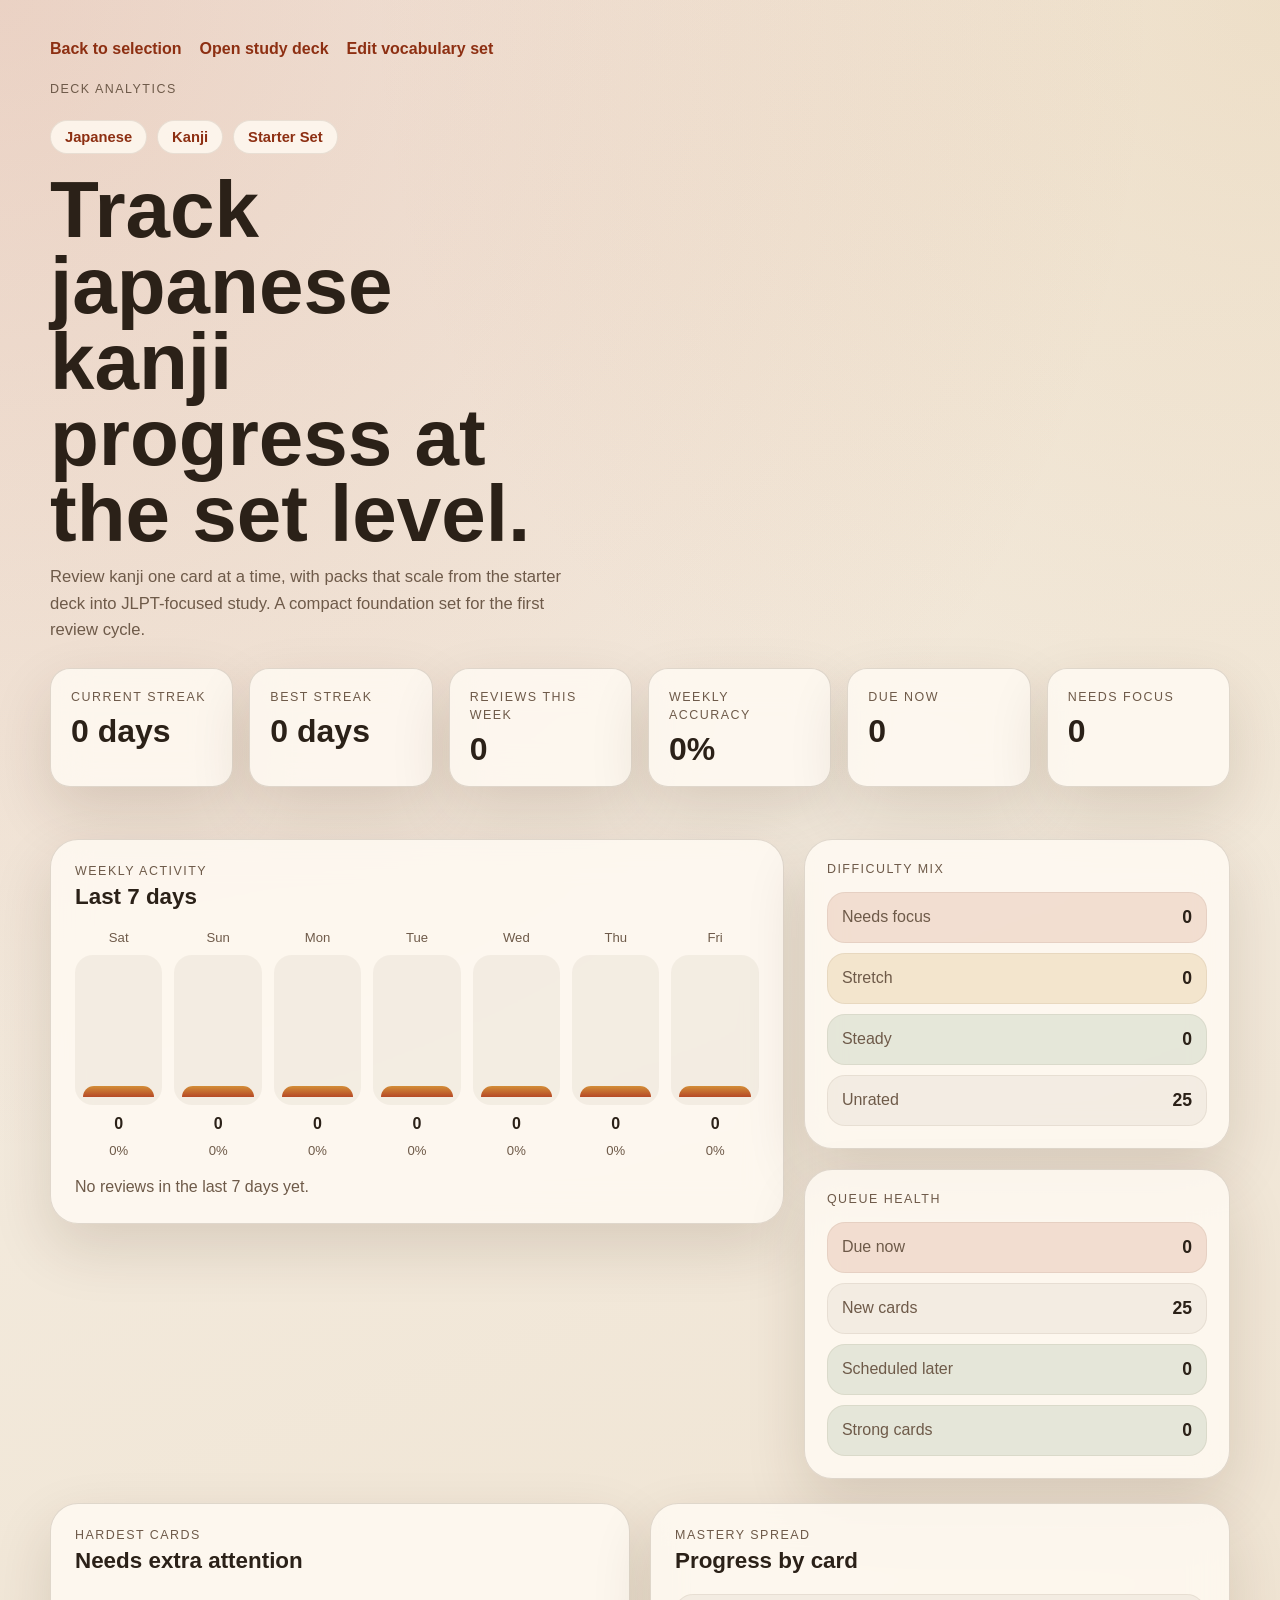
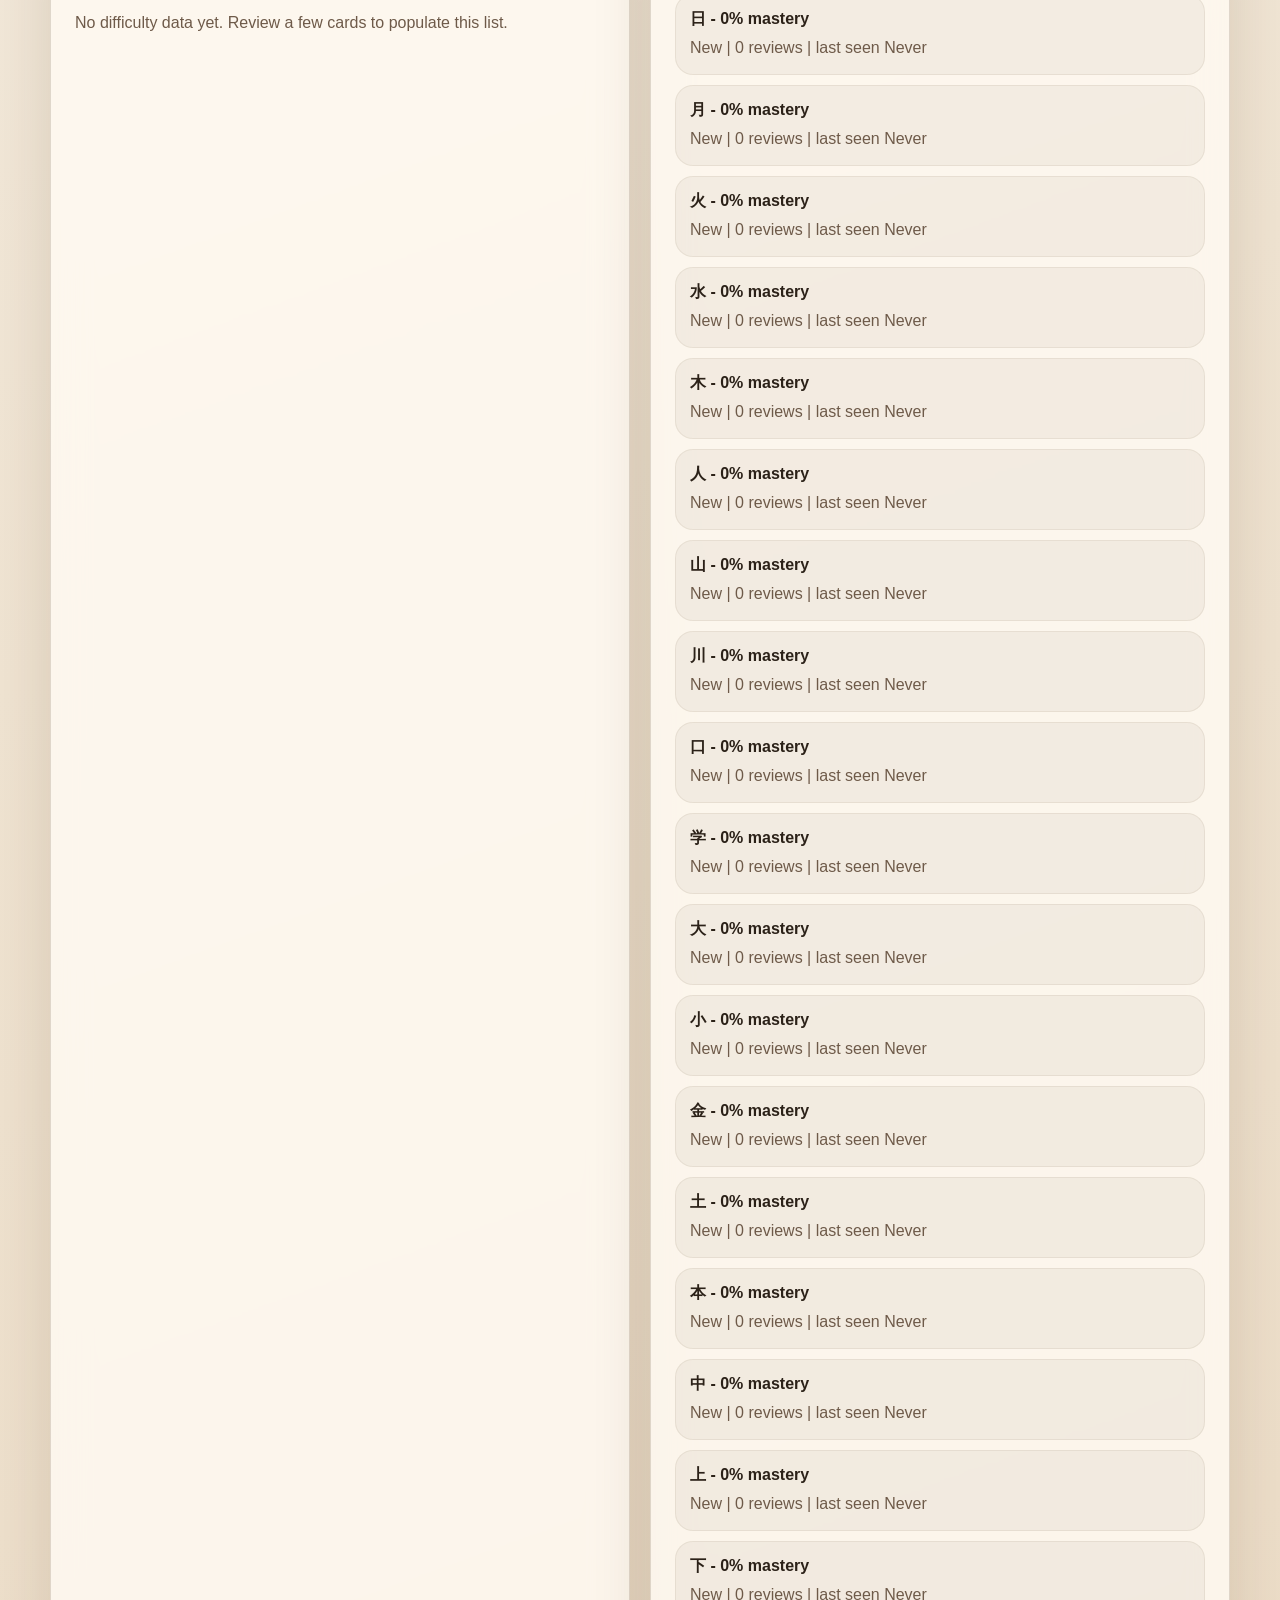
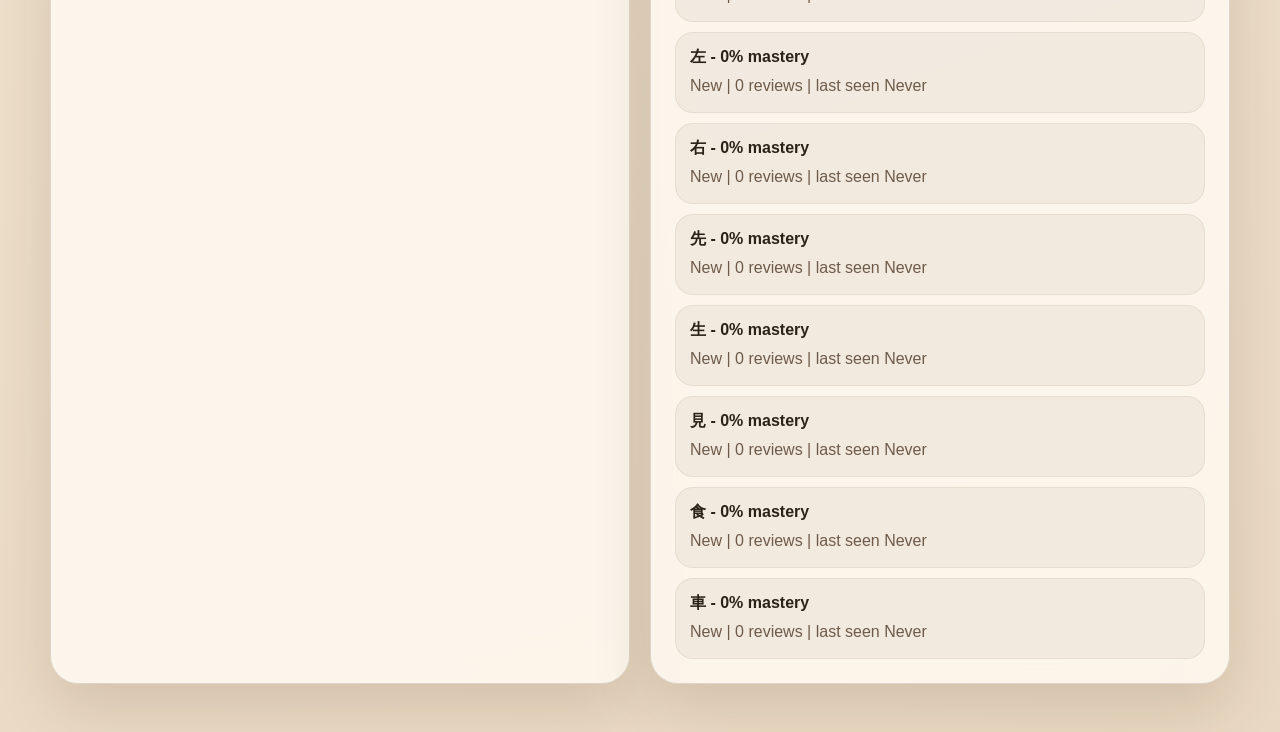
<file: stats.html>
<!DOCTYPE html>
<html lang="en">
<head>
  <meta charset="UTF-8">
  <meta name="viewport" content="width=device-width, initial-scale=1.0">
  <title>Kanji Learning App</title>
  <link rel="stylesheet" href="styles.css">
</head>
<body data-page="stats">
  <main class="app-shell stats-shell">
    <section class="hero">
      <div class="hero-topbar">
        <div class="topbar-links">
          <a class="back-link" href="index.html">Back to selection</a>
          <a id="stats-open-deck-link" class="back-link" href="deck.html?language=japanese&amp;deck=kanji&amp;set=starter">Open study deck</a>
          <a id="stats-edit-deck-link" class="back-link" href="editor.html?language=japanese&amp;deck=kanji&amp;set=starter">Edit vocabulary set</a>
        </div>
      </div>
      <p class="eyebrow">Deck Analytics</p>
      <div class="hero-copy">
        <div class="deck-badge-row">
          <span id="stats-language" class="deck-badge">Japanese</span>
          <span id="stats-deck-type" class="deck-badge">Kanji</span>
          <span id="stats-set-label" class="deck-badge">Starter Set</span>
        </div>
        <h1 id="stats-title">See the streak, the queue, and the cards that still need work.</h1>
        <p id="stats-description">
          A larger dashboard for pacing, weekly activity, and per-card difficulty trends.
        </p>
      </div>
      <div id="stats-summary-grid" class="status-grid stats-summary-grid"></div>
    </section>

    <section class="stats-layout">
      <article class="card-panel stats-panel">
        <div class="panel-head">
          <div>
            <p class="panel-label">Weekly activity</p>
            <h2>Last 7 days</h2>
          </div>
        </div>
        <div id="weekly-activity-chart" class="weekly-activity-chart"></div>
        <p id="weekly-activity-copy" class="sidebar-copy"></p>
      </article>

      <aside class="sidebar">
        <section class="sidebar-card">
          <p class="panel-label">Difficulty mix</p>
          <div id="difficulty-breakdown" class="metric-stack"></div>
        </section>

        <section class="sidebar-card">
          <p class="panel-label">Queue health</p>
          <div id="queue-breakdown" class="metric-stack"></div>
        </section>
      </aside>
    </section>

    <section class="stats-bottom-grid">
      <article class="card-panel stats-panel">
        <div class="panel-head">
          <div>
            <p class="panel-label">Hardest cards</p>
            <h2>Needs extra attention</h2>
          </div>
        </div>
        <div id="hardest-cards-list" class="insight-list"></div>
      </article>

      <article class="card-panel stats-panel">
        <div class="panel-head">
          <div>
            <p class="panel-label">Mastery spread</p>
            <h2>Progress by card</h2>
          </div>
        </div>
        <div id="mastery-list" class="insight-list"></div>
      </article>
    </section>
  </main>

  <script src="app.js"></script>
</body>
</html>
</file>
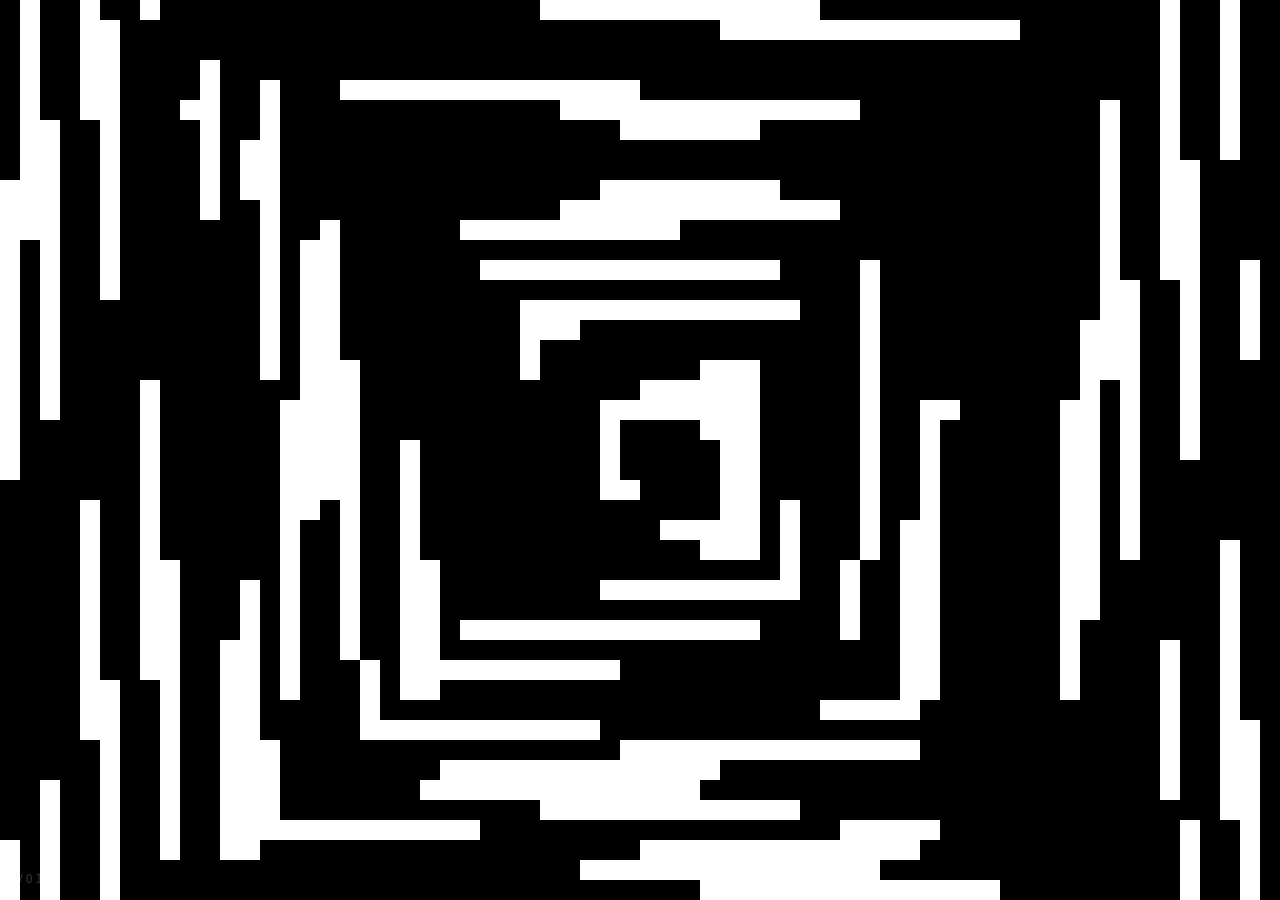
<file: void.html>
<!DOCTYPE html>
<html lang="en">
<head>
  <meta charset="UTF-8">
  <meta name="viewport" content="width=device-width, initial-scale=1.0">
  <meta name="robots" content="noindex, nofollow">
  <title>void</title>
  <style>
    :root {
      color-scheme: dark;
    }

    * {
      box-sizing: border-box;
    }

    html,
    body {
      margin: 0;
      width: 100%;
      height: 100%;
      overflow: hidden;
      background: #000;
    }

    body {
      font-family: "Cascadia Code", "Consolas", monospace;
    }

    canvas {
      display: block;
      width: 100vw;
      height: 100vh;
      image-rendering: pixelated;
    }

    .secret-label {
      position: fixed;
      left: 16px;
      bottom: 14px;
      margin: 0;
      color: rgba(255, 255, 255, 0.2);
      font-size: 0.72rem;
      letter-spacing: 0.24em;
      text-transform: uppercase;
      pointer-events: none;
      user-select: none;
    }
  </style>
</head>
<body>
  <canvas id="spiral-canvas" aria-label="Animated pixel spiral"></canvas>
  <p class="secret-label">void</p>

  <script>
    const canvas = document.getElementById("spiral-canvas");
    const context = canvas.getContext("2d", { alpha: false });
    let spiralPath = [];
    let cellSize = 10;
    let columns = 0;
    let rows = 0;
    let offsetX = 0;
    let offsetY = 0;

    function clamp(value, min, max) {
      return Math.min(Math.max(value, min), max);
    }

    function buildSpiralPath(totalColumns, totalRows) {
      const centerColumn = Math.floor(totalColumns / 2);
      const centerRow = Math.floor(totalRows / 2);
      const cells = [];
      const seen = new Set();
      const targetCount = totalColumns * totalRows;
      const maxSteps = targetCount * 6;
      let x = 0;
      let y = 0;
      let dx = 1;
      let dy = 0;
      let segmentLength = 1;
      let segmentProgress = 0;
      let turnCount = 0;

      for (let step = 0; step < maxSteps && cells.length < targetCount; step += 1) {
        const column = centerColumn + x;
        const row = centerRow + y;

        if (column >= 0 && column < totalColumns && row >= 0 && row < totalRows) {
          const key = `${column}:${row}`;

          if (!seen.has(key)) {
            seen.add(key);
            cells.push({ column, row });
          }
        }

        x += dx;
        y += dy;
        segmentProgress += 1;

        if (segmentProgress === segmentLength) {
          segmentProgress = 0;
          turnCount += 1;

          const nextDx = -dy;
          const nextDy = dx;
          dx = nextDx;
          dy = nextDy;

          if (turnCount % 2 === 0) {
            segmentLength += 1;
          }
        }
      }

      return cells;
    }

    function resizeCanvas() {
      const viewportWidth = window.innerWidth;
      const viewportHeight = window.innerHeight;
      const pixelRatio = window.devicePixelRatio || 1;

      cellSize = clamp(Math.floor(Math.min(viewportWidth, viewportHeight) / 42), 8, 20);
      columns = Math.ceil(viewportWidth / cellSize);
      rows = Math.ceil(viewportHeight / cellSize);
      offsetX = Math.floor((viewportWidth - columns * cellSize) / 2);
      offsetY = Math.floor((viewportHeight - rows * cellSize) / 2);
      spiralPath = buildSpiralPath(columns, rows);

      canvas.width = Math.round(viewportWidth * pixelRatio);
      canvas.height = Math.round(viewportHeight * pixelRatio);
      context.setTransform(pixelRatio, 0, 0, pixelRatio, 0, 0);
      context.imageSmoothingEnabled = false;
    }

    function drawFrame(timestamp) {
      const time = timestamp * 0.001;
      context.fillStyle = "#000";
      context.fillRect(0, 0, window.innerWidth, window.innerHeight);

      for (let index = 0; index < spiralPath.length; index += 1) {
        const cell = spiralPath[index];
        const wave = Math.sin(index * 0.19 - time * 5.2);
        const drift = Math.cos(index * 0.045 - time * 1.6);

        if (wave > 0.18 && drift > -0.35) {
          context.fillStyle = "#fff";
          context.fillRect(
            offsetX + cell.column * cellSize,
            offsetY + cell.row * cellSize,
            cellSize,
            cellSize
          );
        }
      }

      requestAnimationFrame(drawFrame);
    }

    window.addEventListener("resize", resizeCanvas);
    resizeCanvas();
    requestAnimationFrame(drawFrame);
  </script>
</body>
</html>
</file>
<file: styles.css>
:root {
  --bg: #f4efe6;
  --surface: rgba(255, 250, 243, 0.82);
  --surface-strong: #fff9f1;
  --border: rgba(91, 70, 46, 0.18);
  --text: #2b2118;
  --muted: #6e5a49;
  --accent: #b64926;
  --accent-strong: #8d2f12;
  --shadow: 0 24px 60px rgba(62, 37, 15, 0.14);
}

* {
  box-sizing: border-box;
}

body {
  margin: 0;
  min-height: 100vh;
  font-family: "Aptos", "Trebuchet MS", "Segoe UI", sans-serif;
  color: var(--text);
  background:
    radial-gradient(circle at top left, rgba(182, 73, 38, 0.18), transparent 28%),
    radial-gradient(circle at top right, rgba(209, 164, 95, 0.2), transparent 22%),
    linear-gradient(160deg, #f6f0e7 0%, #efe3d1 52%, #ead9c2 100%);
}

button,
input,
textarea {
  font: inherit;
}

.app-shell {
  width: min(1180px, calc(100% - 32px));
  margin: 0 auto;
  padding: 40px 0 48px;
}

.hero {
  display: grid;
  gap: 24px;
  margin-bottom: 28px;
}

.hero-topbar {
  display: flex;
  justify-content: space-between;
  align-items: center;
  gap: 16px;
  flex-wrap: wrap;
}

.eyebrow,
.panel-label,
.feedback-label,
.status-label {
  margin: 0;
  text-transform: uppercase;
  letter-spacing: 0.12em;
  font-size: 0.78rem;
  color: var(--muted);
}

.hero-copy h1 {
  margin: 0 0 12px;
  max-width: 12ch;
  font-size: clamp(2.4rem, 7vw, 5rem);
  line-height: 0.95;
}

.hero-copy p {
  margin: 0;
  max-width: 56ch;
  color: var(--muted);
  font-size: 1.04rem;
  line-height: 1.6;
}

.hero-toolbar {
  display: flex;
  justify-content: flex-end;
}

.topbar-links {
  display: flex;
  gap: 18px;
  flex-wrap: wrap;
}

.back-link {
  color: var(--accent-strong);
  text-decoration: none;
  font-weight: 600;
}

.back-link:hover {
  text-decoration: underline;
}

.deck-badge-row {
  display: flex;
  gap: 10px;
  flex-wrap: wrap;
  margin-bottom: 18px;
}

.deck-badge {
  display: inline-flex;
  align-items: center;
  min-height: 34px;
  padding: 0 14px;
  border-radius: 999px;
  border: 1px solid rgba(91, 70, 46, 0.12);
  background: rgba(255, 249, 241, 0.84);
  color: var(--accent-strong);
  font-size: 0.92rem;
  font-weight: 600;
}

.layout-toggle {
  display: inline-flex;
  padding: 4px;
  border-radius: 999px;
  background: rgba(91, 70, 46, 0.08);
  border: 1px solid rgba(91, 70, 46, 0.1);
}

.mode-toggle {
  display: inline-flex;
  flex-wrap: wrap;
  gap: 8px;
  margin-top: 16px;
}

.mode-button {
  border: 1px solid rgba(91, 70, 46, 0.12);
  min-height: 40px;
  padding: 0 14px;
  border-radius: 999px;
  background: #fff9f1;
  color: var(--muted);
  cursor: pointer;
  transition: background 140ms ease, color 140ms ease, border-color 140ms ease;
}

.mode-button.is-active {
  background: var(--accent);
  border-color: var(--accent);
  color: #fff7f2;
}

.toggle-button {
  border: 0;
  min-height: 42px;
  padding: 0 16px;
  border-radius: 999px;
  background: transparent;
  color: var(--muted);
  cursor: pointer;
  transition: background 140ms ease, color 140ms ease;
}

.toggle-button.is-active {
  background: var(--accent);
  color: #fff7f2;
}

.status-grid {
  display: grid;
  grid-template-columns: repeat(3, minmax(0, 1fr));
  gap: 16px;
}

.status-card,
.card-panel,
.sidebar-card {
  border: 1px solid var(--border);
  background: var(--surface);
  backdrop-filter: blur(18px);
  box-shadow: var(--shadow);
}

.status-card {
  padding: 18px 20px;
  border-radius: 20px;
}

.status-card strong {
  display: block;
  margin-top: 8px;
  font-size: 2rem;
}

.workspace {
  display: grid;
  grid-template-columns: minmax(0, 1.7fr) minmax(290px, 0.9fr);
  gap: 20px;
  align-items: start;
}

.workspace > * {
  min-width: 0;
}

.card-panel,
.sidebar-card {
  border-radius: 28px;
}

.card-panel {
  padding: 24px;
}

.panel-head {
  display: flex;
  justify-content: space-between;
  gap: 12px;
  align-items: start;
  margin-bottom: 20px;
}

.panel-head h2 {
  margin: 6px 0 0;
  font-size: 1.4rem;
}

.review-card {
  background: var(--surface-strong);
  border-radius: 24px;
  border: 1px solid rgba(91, 70, 46, 0.1);
  padding: 28px;
}

.kanji-glyph {
  margin: 0;
  font-family: "Yu Gothic UI", "Hiragino Sans", "Meiryo", sans-serif;
  font-size: clamp(4.5rem, 12vw, 8rem);
  line-height: 1;
}

.kanji-meta {
  margin: 14px 0 28px;
  color: var(--muted);
}

.answer-form {
  display: grid;
  grid-template-columns: minmax(0, 1fr) auto;
  gap: 12px;
}

.answer-form input,
.import-form textarea {
  width: 100%;
  border: 1px solid rgba(91, 70, 46, 0.18);
  border-radius: 16px;
  padding: 15px 16px;
  background: #fffdf9;
  color: var(--text);
}

.answer-form input:focus,
.import-form textarea:focus {
  outline: 2px solid rgba(182, 73, 38, 0.28);
  border-color: rgba(182, 73, 38, 0.34);
}

.primary-button,
.schedule-button,
.ghost-button {
  border: 0;
  border-radius: 16px;
  display: inline-flex;
  align-items: center;
  justify-content: center;
  cursor: pointer;
  text-decoration: none;
  transition: transform 140ms ease, background 140ms ease, color 140ms ease;
}

.primary-button {
  padding: 0 20px;
  background: var(--accent);
  color: #fff7f2;
  font-weight: 600;
}

.primary-button:hover,
.schedule-button:hover,
.ghost-button:hover,
.file-input:hover {
  transform: translateY(-1px);
}

.ghost-button {
  padding: 10px 14px;
  background: rgba(182, 73, 38, 0.08);
  color: var(--accent-strong);
}

.feedback-panel {
  margin-top: 24px;
  padding-top: 22px;
  border-top: 1px solid rgba(91, 70, 46, 0.12);
  display: grid;
  gap: 22px;
}

.feedback-copy h3 {
  margin: 8px 0 10px;
  font-size: 1.8rem;
}

.answer-evaluation,
.reading-text {
  margin: 0;
  color: var(--muted);
  line-height: 1.5;
}

.answer-evaluation {
  margin-bottom: 6px;
}

.examples-panel {
  display: grid;
  gap: 12px;
}

.answer-variants-panel {
  display: grid;
  gap: 10px;
}

.examples-list {
  margin: 0;
  padding: 0;
  list-style: none;
  display: grid;
  gap: 10px;
}

.examples-list li {
  padding: 12px 14px;
  border-radius: 16px;
  background: #f8ede4;
  border: 1px solid rgba(182, 73, 38, 0.12);
}

.example-jp,
.example-en {
  display: block;
  line-height: 1.5;
}

.example-jp {
  color: var(--text);
  margin-bottom: 4px;
}

.example-en {
  color: var(--muted);
  font-size: 0.95rem;
}

.answer-variants-copy {
  margin: 0;
  color: var(--muted);
  line-height: 1.5;
}

.answer-variants-list {
  margin: 0;
  padding: 0;
  list-style: none;
  display: flex;
  flex-wrap: wrap;
  gap: 8px;
}

.answer-variants-list li {
  padding: 7px 12px;
  border-radius: 999px;
  background: rgba(182, 73, 38, 0.08);
  border: 1px solid rgba(182, 73, 38, 0.14);
  color: var(--text);
  font-size: 0.9rem;
}

.schedule-options {
  display: grid;
  grid-template-columns: repeat(auto-fit, minmax(130px, 1fr));
  gap: 10px;
  margin-top: 12px;
}

.schedule-button {
  padding: 14px 12px;
  text-align: left;
  background: #f8ede4;
  color: var(--text);
  border: 1px solid rgba(182, 73, 38, 0.12);
}

.schedule-button strong,
.schedule-button span {
  display: block;
}

.schedule-button strong {
  margin-bottom: 4px;
}

.schedule-button span {
  color: var(--muted);
  font-size: 0.92rem;
}

.schedule-button em {
  display: block;
  margin-top: 8px;
  font-style: normal;
  font-size: 0.8rem;
  font-weight: 700;
  color: var(--accent-strong);
}

.schedule-button.is-recommended {
  border-color: rgba(182, 73, 38, 0.38);
  box-shadow: inset 0 0 0 1px rgba(182, 73, 38, 0.1);
}

.card-signal-row {
  display: flex;
  flex-wrap: wrap;
  gap: 8px;
  margin: 0 0 20px;
}

.signal-chip {
  display: inline-flex;
  align-items: center;
  min-height: 32px;
  padding: 0 12px;
  border-radius: 999px;
  border: 1px solid rgba(91, 70, 46, 0.12);
  background: rgba(255, 249, 241, 0.9);
  color: var(--text);
  font-size: 0.86rem;
  font-weight: 600;
}

.tone-neutral {
  background: rgba(91, 70, 46, 0.06);
  border-color: rgba(91, 70, 46, 0.1);
}

.tone-success {
  background: rgba(84, 130, 89, 0.14);
  border-color: rgba(84, 130, 89, 0.26);
}

.tone-warning {
  background: rgba(201, 147, 54, 0.18);
  border-color: rgba(201, 147, 54, 0.28);
}

.tone-danger {
  background: rgba(182, 73, 38, 0.15);
  border-color: rgba(182, 73, 38, 0.3);
}

.card-progress-panel {
  display: grid;
  gap: 14px;
  padding: 16px;
  border-radius: 20px;
  background: #f8ede4;
  border: 1px solid rgba(182, 73, 38, 0.12);
}

.progress-meter {
  display: grid;
  gap: 10px;
}

.progress-meter-track {
  height: 12px;
  overflow: hidden;
  border-radius: 999px;
  background: rgba(91, 70, 46, 0.1);
}

.progress-meter-fill {
  display: block;
  height: 100%;
  border-radius: inherit;
  background: linear-gradient(90deg, #b64926, #d38e38);
}

.card-progress-summary {
  margin: 0;
  color: var(--muted);
  line-height: 1.5;
}

.card-progress-stats {
  display: grid;
  grid-template-columns: repeat(3, minmax(0, 1fr));
  gap: 10px;
}

.progress-stat {
  display: grid;
  gap: 6px;
  padding: 12px;
  border-radius: 16px;
  border: 1px solid rgba(91, 70, 46, 0.08);
}

.progress-stat span {
  font-size: 0.76rem;
  text-transform: uppercase;
  letter-spacing: 0.08em;
  color: var(--muted);
}

.progress-stat strong {
  font-size: 1rem;
}

.empty-state {
  padding: 44px 24px;
  text-align: center;
}

.empty-state h3 {
  margin: 0 0 10px;
}

.empty-state p {
  margin: 0;
  color: var(--muted);
}

.sidebar {
  display: grid;
  gap: 20px;
  min-width: 0;
}

.sidebar-card {
  padding: 22px;
  min-width: 0;
}

.flow-list,
.history-list {
  margin: 16px 0 0;
  padding-left: 18px;
  color: var(--muted);
  line-height: 1.6;
}

.sidebar-copy {
  margin: 16px 0 0;
  color: var(--muted);
  line-height: 1.6;
}

.setting-toggle {
  display: flex;
  align-items: center;
  gap: 10px;
  margin-top: 16px;
  color: var(--text);
  font-weight: 600;
}

.setting-toggle input {
  width: 18px;
  height: 18px;
  accent-color: var(--accent);
}

.history-list {
  padding-left: 0;
  list-style: none;
}

.history-list li {
  padding: 10px 0;
  border-bottom: 1px solid rgba(91, 70, 46, 0.12);
}

.history-list li:last-child {
  border-bottom: 0;
  padding-bottom: 0;
}

.history-list strong {
  display: block;
  color: var(--text);
  margin-bottom: 4px;
}

.csv-example {
  margin: 16px 0 0;
  max-width: 100%;
  min-width: 0;
  padding: 14px;
  overflow-x: auto;
  border-radius: 18px;
  background: #f8ede4;
  border: 1px solid rgba(182, 73, 38, 0.12);
  color: var(--text);
  font-family: "Cascadia Code", "Consolas", monospace;
  font-size: 0.88rem;
  line-height: 1.5;
}

.import-form {
  display: grid;
  gap: 12px;
  margin-top: 16px;
  min-width: 0;
}

.import-form textarea {
  min-height: 150px;
  resize: vertical;
}

.import-actions {
  display: flex;
  gap: 10px;
  align-items: center;
  flex-wrap: wrap;
}

.file-input {
  position: relative;
  display: inline-flex;
  align-items: center;
  min-height: 46px;
  padding: 0 16px;
  border-radius: 16px;
  background: rgba(182, 73, 38, 0.08);
  color: var(--accent-strong);
  cursor: pointer;
  overflow: hidden;
  transition: transform 140ms ease, background 140ms ease, color 140ms ease;
}

.file-input input {
  position: absolute;
  inset: 0;
  opacity: 0;
  cursor: pointer;
}

.import-feedback {
  min-height: 1.4em;
  margin: 0;
  color: var(--muted);
  line-height: 1.5;
}

.import-feedback.is-error {
  color: var(--accent-strong);
}

.hidden {
  display: none;
}

.sr-only {
  position: absolute;
  width: 1px;
  height: 1px;
  padding: 0;
  margin: -1px;
  overflow: hidden;
  clip: rect(0, 0, 0, 0);
  white-space: nowrap;
  border: 0;
}

.selection-shell {
  display: grid;
  gap: 28px;
  padding-top: 48px;
}

.selection-hero,
.selection-panel,
.selection-summary {
  border: 1px solid var(--border);
  background: var(--surface);
  backdrop-filter: blur(18px);
  box-shadow: var(--shadow);
  border-radius: 28px;
}

.selection-hero {
  display: grid;
  gap: 18px;
  padding: 28px;
}

.selection-hero-copy h1,
.selection-panel h2,
.selection-summary h2 {
  margin: 0;
}

.selection-hero-copy h1 {
  max-width: 13ch;
  font-size: clamp(2.8rem, 7vw, 5.4rem);
  line-height: 0.95;
}

.selection-hero-copy p,
.selection-summary-copy {
  margin: 14px 0 0;
  max-width: 62ch;
  color: var(--muted);
  line-height: 1.6;
}

.launch-button {
  width: fit-content;
  min-height: 52px;
  padding: 0 22px;
  font-weight: 600;
}

.selection-action-row {
  display: flex;
  gap: 12px;
  flex-wrap: wrap;
}

.selection-grid {
  display: grid;
  grid-template-columns: minmax(0, 1fr) minmax(0, 1fr) minmax(280px, 0.82fr);
  gap: 20px;
  align-items: start;
}

.selection-panel,
.selection-summary {
  padding: 24px;
}

.selection-panel-head {
  display: grid;
  gap: 6px;
  margin-bottom: 18px;
}

.option-grid {
  display: grid;
  gap: 12px;
}

.option-card {
  width: 100%;
  padding: 18px;
  border-radius: 22px;
  border: 1px solid rgba(91, 70, 46, 0.12);
  background: #fff9f1;
  color: var(--text);
  text-align: left;
  cursor: pointer;
  transition: transform 140ms ease, border-color 140ms ease, background 140ms ease, box-shadow 140ms ease;
}

.option-card:hover:not(.is-disabled) {
  transform: translateY(-1px);
  border-color: rgba(182, 73, 38, 0.28);
}

.option-card.is-selected {
  background: linear-gradient(160deg, rgba(182, 73, 38, 0.16), rgba(255, 249, 241, 0.96));
  border-color: rgba(182, 73, 38, 0.42);
  box-shadow: inset 0 0 0 1px rgba(182, 73, 38, 0.08);
}

.option-card.is-disabled {
  opacity: 0.56;
  cursor: not-allowed;
}

.option-card-label,
.option-card-meta {
  display: block;
}

.option-card-label {
  font-size: 1.15rem;
  font-weight: 700;
}

.option-card-meta {
  margin-top: 6px;
  color: var(--muted);
}

.selection-meta {
  margin: 20px 0 0;
  display: grid;
  gap: 14px;
}

.selection-meta div {
  padding-top: 14px;
  border-top: 1px solid rgba(91, 70, 46, 0.12);
}

.selection-meta dt {
  margin-bottom: 6px;
  text-transform: uppercase;
  letter-spacing: 0.08em;
  font-size: 0.76rem;
  color: var(--muted);
}

.selection-meta dd {
  margin: 0;
  font-size: 1.12rem;
  font-weight: 600;
}

.editor-shell {
  display: grid;
  gap: 28px;
}

.editor-toolbar {
  display: flex;
  gap: 12px;
  flex-wrap: wrap;
}

.editor-layout {
  display: grid;
  grid-template-columns: minmax(250px, 0.8fr) minmax(0, 1.8fr);
  gap: 20px;
  align-items: start;
}

.editor-panel {
  min-width: 0;
}

.editor-stats {
  margin-top: 16px;
}

.editor-stats .status-card {
  background: var(--surface-strong);
}

.editor-cards {
  display: grid;
  gap: 10px;
}

.editor-card {
  padding: 14px;
  border-radius: 18px;
  background: var(--surface-strong);
  border: 1px solid rgba(91, 70, 46, 0.1);
}

.editor-card-head {
  display: flex;
  justify-content: space-between;
  gap: 12px;
  align-items: start;
  margin-bottom: 10px;
}

.editor-card-head h3 {
  margin: 4px 0 0;
  font-size: 1rem;
}

.editor-form-grid {
  display: grid;
  grid-template-columns: minmax(0, 1.1fr) minmax(0, 1.4fr) minmax(0, 1.2fr);
  gap: 10px;
}

.editor-field {
  display: grid;
  gap: 6px;
}

.editor-field-wide {
  grid-column: 1 / -1;
}

.editor-field-label {
  font-size: 0.8rem;
  font-weight: 600;
  color: var(--muted);
}

.editor-input {
  width: 100%;
  border: 1px solid rgba(91, 70, 46, 0.18);
  border-radius: 12px;
  padding: 10px 12px;
  background: #fffdf9;
  color: var(--text);
}

.editor-input:focus {
  outline: 2px solid rgba(182, 73, 38, 0.28);
  border-color: rgba(182, 73, 38, 0.34);
}

.editor-textarea {
  resize: vertical;
  min-height: 64px;
}

.editor-panel-toolbar {
  margin-bottom: 12px;
}

.editor-search {
  display: block;
  max-width: 360px;
}

.editor-remove-button {
  min-height: 38px;
  padding: 8px 12px;
}

.stats-shell {
  display: grid;
  gap: 24px;
}

.stats-summary-grid {
  grid-template-columns: repeat(6, minmax(0, 1fr));
}

.stats-layout {
  display: grid;
  grid-template-columns: minmax(0, 1.55fr) minmax(300px, 0.9fr);
  gap: 20px;
  align-items: start;
}

.stats-bottom-grid {
  display: grid;
  grid-template-columns: repeat(2, minmax(0, 1fr));
  gap: 20px;
}

.stats-panel {
  min-width: 0;
}

.weekly-activity-chart {
  display: grid;
  grid-template-columns: repeat(7, minmax(0, 1fr));
  gap: 12px;
  margin-top: 10px;
}

.activity-day {
  display: grid;
  gap: 10px;
  justify-items: center;
  text-align: center;
}

.activity-day-label,
.activity-day-meta {
  color: var(--muted);
  font-size: 0.82rem;
}

.activity-bar-shell {
  display: flex;
  align-items: end;
  width: 100%;
  min-height: 150px;
  padding: 8px;
  border-radius: 18px;
  background: rgba(91, 70, 46, 0.06);
}

.activity-bar {
  display: block;
  width: 100%;
  min-height: 8px;
  border-radius: 999px 999px 14px 14px;
  background: linear-gradient(180deg, #d38e38, #b64926);
}

.metric-stack,
.insight-list {
  display: grid;
  gap: 10px;
  margin-top: 16px;
}

.metric-row,
.insight-item {
  padding: 14px;
  border-radius: 18px;
  border: 1px solid rgba(91, 70, 46, 0.08);
}

.metric-row {
  display: flex;
  justify-content: space-between;
  gap: 16px;
  align-items: center;
}

.metric-row span {
  color: var(--muted);
}

.metric-row strong {
  font-size: 1.1rem;
}

.insight-item strong {
  display: block;
  margin-bottom: 6px;
}

.insight-item p {
  margin: 0;
  color: var(--muted);
  line-height: 1.5;
}

@media (max-width: 960px) {
  .selection-grid {
    grid-template-columns: 1fr;
  }

  .selection-hero-copy h1 {
    max-width: none;
  }

  .editor-layout {
    grid-template-columns: 1fr;
  }

  .stats-summary-grid,
  .stats-bottom-grid,
  .card-progress-stats,
  .stats-layout {
    grid-template-columns: 1fr;
  }
}

@media (max-width: 640px) {
  .selection-shell {
    width: min(100% - 16px, 640px);
    padding-top: 18px;
  }

  .selection-hero,
  .selection-panel,
  .selection-summary {
    padding: 18px;
    border-radius: 22px;
  }

  .selection-hero-copy h1 {
    font-size: clamp(2.2rem, 12vw, 3.2rem);
  }

  .launch-button {
    width: 100%;
  }

  .selection-action-row {
    display: grid;
  }

  .option-card {
    padding: 16px;
    border-radius: 18px;
  }

  .editor-toolbar {
    display: grid;
  }

  .editor-form-grid {
    grid-template-columns: repeat(2, minmax(0, 1fr));
  }

  .weekly-activity-chart {
    gap: 8px;
  }

  .activity-bar-shell {
    min-height: 120px;
  }
}

.mobile-layout .app-shell {
  width: min(100% - 16px, 480px);
  padding: 16px 0 calc(24px + env(safe-area-inset-bottom, 0px));
}

.mobile-layout .hero {
  gap: 16px;
  margin-bottom: 18px;
}

.mobile-layout .hero-toolbar {
  justify-content: stretch;
}

.mobile-layout .hero-topbar {
  gap: 12px;
}

.mobile-layout .topbar-links {
  width: 100%;
  gap: 10px;
}

.mobile-layout .layout-toggle {
  width: 100%;
}

.mobile-layout .mode-toggle {
  display: grid;
  grid-template-columns: 1fr;
}

.mobile-layout .toggle-button {
  flex: 1;
}

.mobile-layout .hero-copy h1 {
  max-width: none;
  font-size: clamp(1.95rem, 10vw, 3rem);
}

.mobile-layout .hero-copy p {
  font-size: 0.95rem;
  line-height: 1.5;
}

.mobile-layout .status-grid {
  gap: 8px;
}

.mobile-layout .status-card {
  padding: 12px 10px;
  border-radius: 16px;
}

.mobile-layout .status-card strong {
  margin-top: 6px;
  font-size: 1.35rem;
}

.mobile-layout .status-label {
  font-size: 0.68rem;
  letter-spacing: 0.09em;
}

.mobile-layout .workspace {
  grid-template-columns: 1fr;
  gap: 12px;
}

.mobile-layout .card-panel,
.mobile-layout .sidebar-card,
.mobile-layout .review-card {
  padding: 16px;
  border-radius: 20px;
}

.mobile-layout .panel-head,
.mobile-layout .answer-form {
  grid-template-columns: 1fr;
  display: grid;
}

.mobile-layout .panel-head {
  gap: 10px;
  margin-bottom: 16px;
}

.mobile-layout .panel-head h2 {
  font-size: 1.2rem;
}

.mobile-layout .ghost-button {
  width: 100%;
}

.mobile-layout .review-card {
  border-radius: 18px;
}

.mobile-layout .kanji-glyph {
  font-size: clamp(4rem, 24vw, 5.6rem);
}

.mobile-layout .kanji-meta {
  margin: 10px 0 18px;
  font-size: 0.95rem;
}

.mobile-layout .feedback-panel {
  gap: 16px;
  margin-top: 18px;
  padding-top: 18px;
}

.mobile-layout .card-signal-row {
  margin-bottom: 16px;
}

.mobile-layout .card-progress-panel {
  padding: 14px;
  border-radius: 18px;
}

.mobile-layout .feedback-copy h3 {
  font-size: 1.5rem;
}

.mobile-layout .examples-list li {
  padding: 10px 12px;
}

.mobile-layout .schedule-options {
  grid-template-columns: 1fr;
}

.mobile-layout .schedule-button {
  min-height: 64px;
}

.mobile-layout .sidebar {
  gap: 12px;
}

.mobile-layout .sidebar-card {
  padding: 16px;
}

.mobile-layout .flow-list,
.mobile-layout .history-list,
.mobile-layout .sidebar-copy,
.mobile-layout .csv-example {
  margin-top: 12px;
}

.mobile-layout .flow-list,
.mobile-layout .history-list {
  line-height: 1.5;
}

.mobile-layout .csv-example {
  font-size: 0.8rem;
  max-height: 180px;
}

.mobile-layout .import-form {
  gap: 10px;
  margin-top: 12px;
}

.mobile-layout .import-form textarea {
  min-height: 120px;
  padding: 13px 14px;
}

.mobile-layout .import-actions {
  flex-direction: column;
  align-items: stretch;
}

.mobile-layout .primary-button,
.mobile-layout .ghost-button,
.mobile-layout .file-input {
  min-height: 48px;
}

.mobile-layout .back-link {
  width: 100%;
}

.mobile-layout .editor-toolbar {
  grid-template-columns: 1fr;
  display: grid;
}

.mobile-layout .editor-form-grid {
  grid-template-columns: 1fr;
}

.mobile-layout .card-progress-stats,
.mobile-layout .stats-summary-grid,
.mobile-layout .stats-layout,
.mobile-layout .stats-bottom-grid,
.mobile-layout .weekly-activity-chart {
  grid-template-columns: 1fr;
}

.mobile-layout .activity-bar-shell {
  min-height: 88px;
}

.mobile-layout .answer-form input,
.mobile-layout .import-form textarea {
  padding-inline: 14px;
}
</file>
